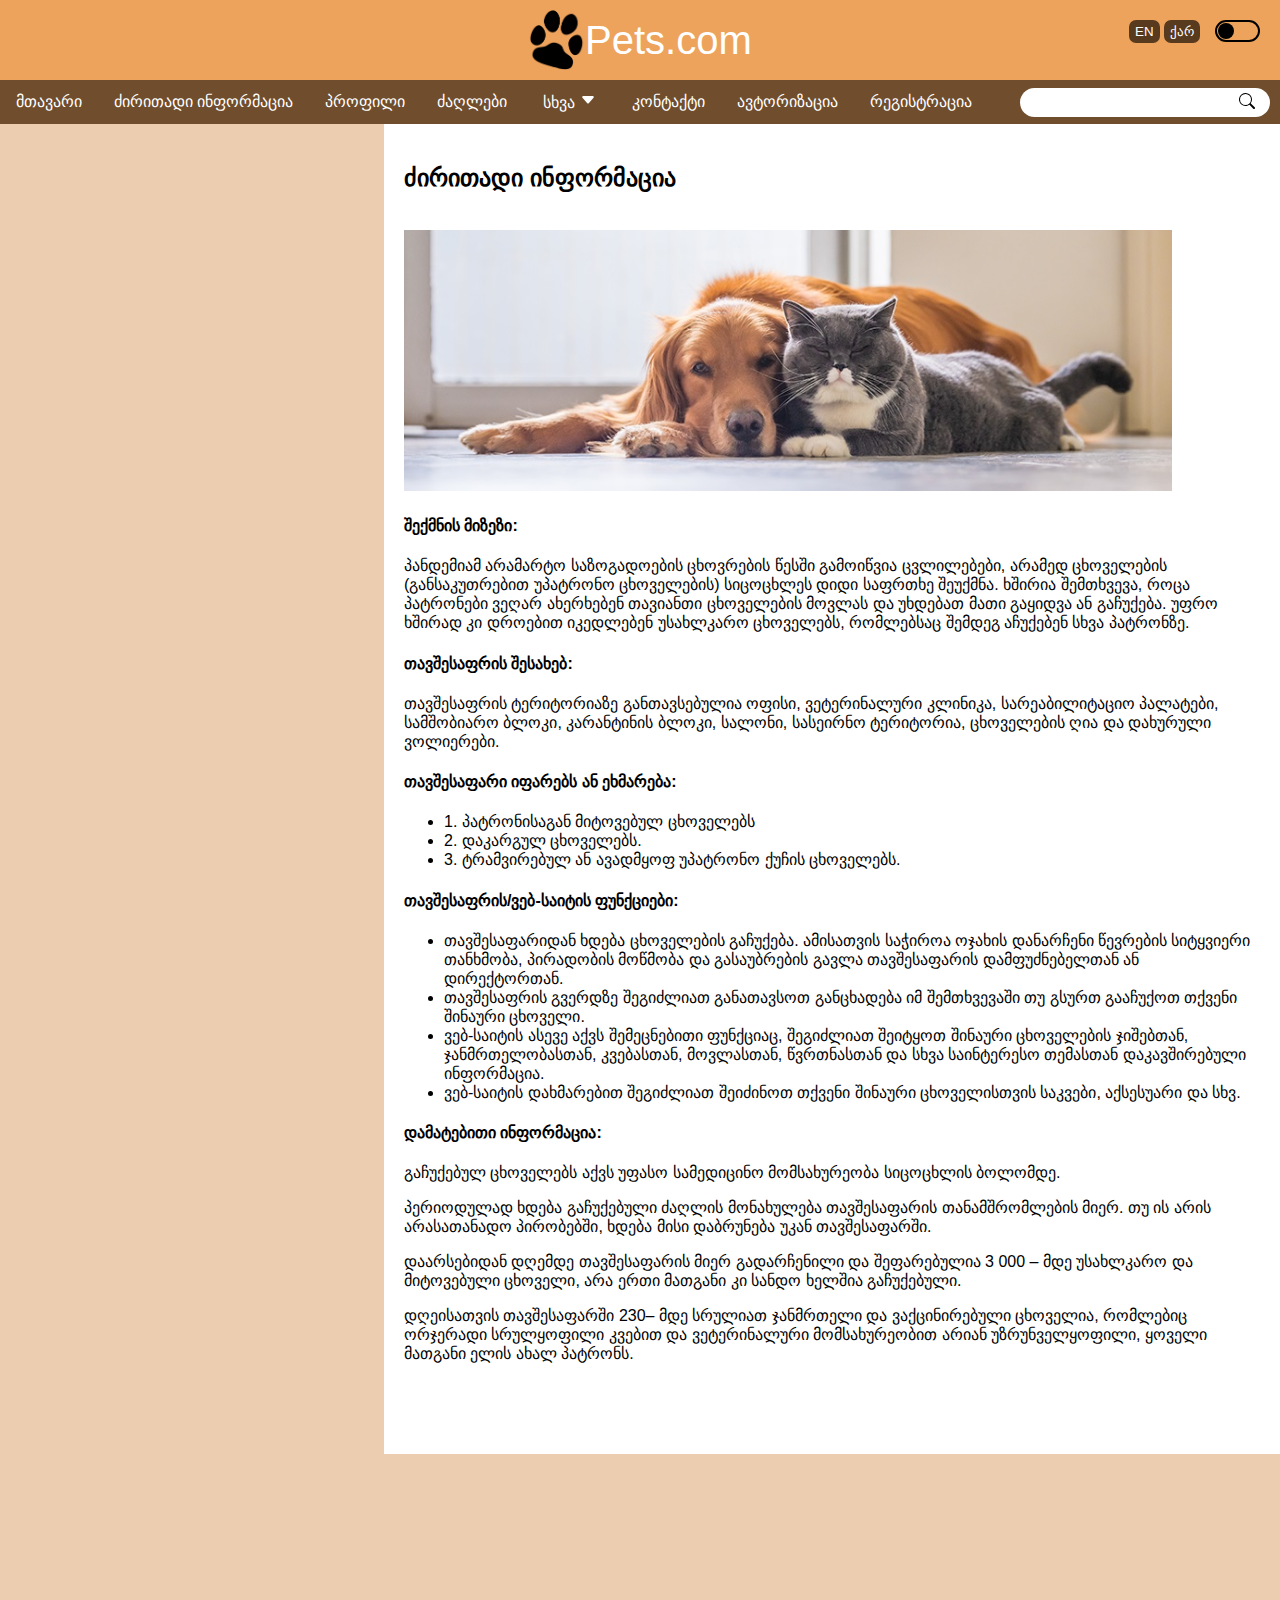
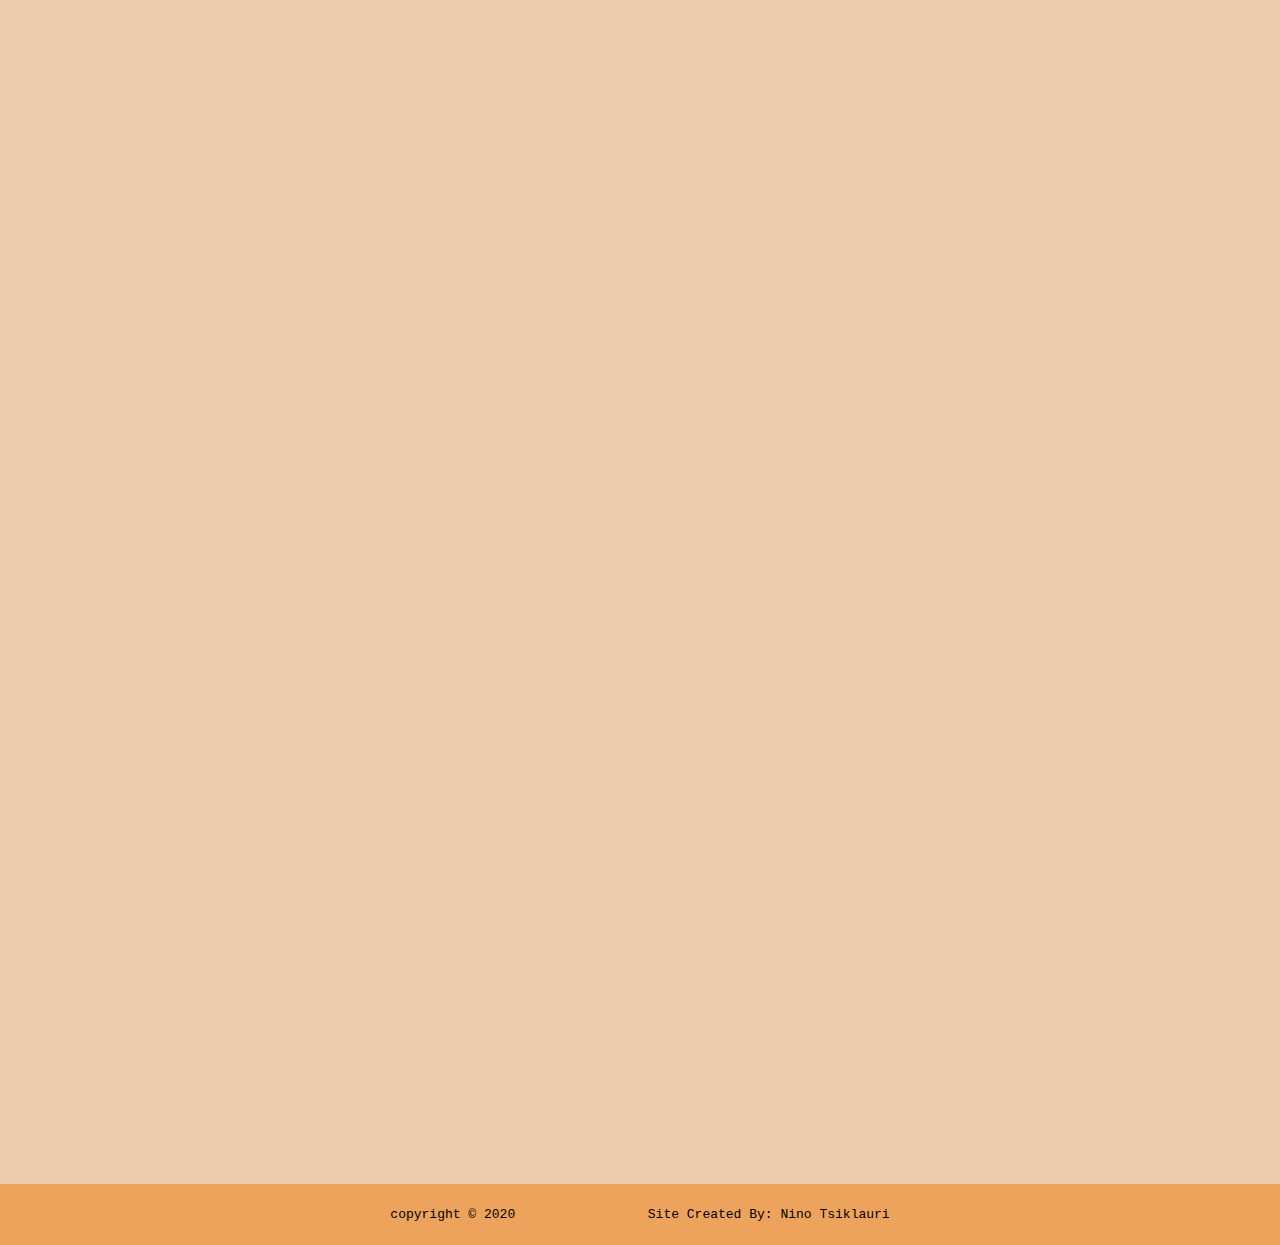
<file: AboutUs.html>
<!DOCTYPE html>
<html lang="en">
<head>
    <meta charset="UTF-8">
    <meta name="viewport" content="width=device-width, initial-scale=1.0">
    <title>Basic Information</title>
    <link rel="stylesheet" href="AboutUs.css">
    <link rel="stylesheet" href="https://cdnjs.cloudflare.com/ajax/libs/font-awesome/5.13.1/css/all.min.css">
    <script src="https://ajax.googleapis.com/ajax/libs/jquery/3.5.1/jquery.min.js"></script>
</head>
<body>
    
    <div class="header">
        <a href="main.html"><img src="photos/paw.png" alt="" class="logo"></a>
        <a href="main.html" class="petscom">Pets.com</a>
        <div class="languages">
            <button class="translate" id="en">EN</button>
            <button class="translate" id="ka">ქარ</button>
        </div> 
    </div>

    <div class="navbar">
        <a href="main.html" class="lang" key="main">მთავარი</a>
        <a href="AboutUs.html" class="lang" key="basic">ძირითადი ინფორმაცია</a>
        <a href="Profile.html" class="lang" key="profile">პროფილი</a>
        <a href="Dogs.html" class="lang" key="dogs">ძაღლები</a>
        <div href="#" class="lang dropedownmenue" key="other">სხვა <svg xmlns="http://www.w3.org/2000/svg" width="16" 
            height="16" fill="currentColor" class="bi bi-caret-down-fill arrow" viewBox="0 0 16 16">
            <path d="M7.247 11.14L2.451 5.658C1.885 5.013 2.345 4 3.204 4h9.592a1 1 0 0 1 .753 1.659l-4.796 5.48a1 1 0 0 1-1.506 0z"/>
          </svg>
            <div class="dropdown-content">
                <a href="#" class="lang" key="cats">კატები</a>
                <a href="#" class="lang" key="birds">ფრინველები</a>
                <a href="#" class="lang" key="fishs">თევზები</a>
                <a href="#" class="lang" key="rep">რეპტილიები</a>
                <a href="#" class="lang" key="rodents">მღრღნელები</a>
            </div>
        </div>
        <a href="Contact.html" class="lang" key="contact">კონტაქტი</a>
        <a href="LogIn.html" class="lang" key="authorization">ავტორიზაცია</a>
        <a href="Registration.html" class="lang" key="registration">რეგისტრაცია</a>
        <input type="text" class="search"><svg xmlns="http://www.w3.org/2000/svg" width="16" height="16" 
        fill="currentColor" class="bi bi-search searchlogo" viewBox="0 0 16 16">
            <path d="M11.742 10.344a6.5 6.5 0 1 0-1.397 1.398h-.001c.03.04.062.078.098.115l3.85 3.85a1 1 0 
            0 0 1.415-1.414l-3.85-3.85a1.007 1.007 0 0 0-.115-.1zM12 6.5a5.5 5.5 0 1 1-11 0 5.5 5.5 0 0 1 11 0z"/>
          </svg>
    </div>
    
    <div class="row">
        <div class="left"></div>
        <div class="midd">
            <h2 class="lang" key="basic">ძირითადი ინფორმაცია</h2>
            <br>
            <img src="photos/contact.jpg" alt="" height="261px">
            <h4 class="lang" key="reason">შექმნის მიზეზი:</h4>
            <p class="lang" key="one">პანდემიამ არამარტო საზოგადოების ცხოვრების წესში გამოიწვია ცვლილებები, არამედ ცხოველების 
                (განსაკუთრებით უპატრონო ცხოველების)  სიცოცხლეს დიდი საფრთხე შეუქმნა. ხშირია შემთხვევა, 
                როცა პატრონები ვეღარ ახერხებენ თავიანთი ცხოველების მოვლას და უხდებათ მათი გაყიდვა ან გაჩუქება. 
                უფრო ხშირად კი დროებით იკედლებენ უსახლკარო ცხოველებს, რომლებსაც შემდეგ აჩუქებენ სხვა პატრონზე.</p>
            <h4 class="lang" key="about">თავშესაფრის შესახებ:</h4>
            <p class="lang" key="two">თავშესაფრის ტერიტორიაზე განთავსებულია ოფისი, ვეტერინალური კლინიკა, სარეაბილიტაციო პალატები,  
                სამშობიარო ბლოკი, კარანტინის ბლოკი, სალონი, სასეირნო ტერიტორია, ცხოველების ღია და დახურული 
                ვოლიერები.</p>    
            <h4 class="lang" key="helps">თავშესაფარი იფარებს ან ეხმარება:</h4>
            <ul>
                <li class="lang" key="three">1. პატრონისაგან მიტოვებულ ცხოველებს</li>
                <li class="lang" key="four">2. დაკარგულ ცხოველებს.</li>
                <li class="lang" key="five">3. ტრამვირებულ ან ავადმყოფ უპატრონო ქუჩის ცხოველებს.</li>
            </ul>
            <h4 class="lang" key="features">თავშესაფრის/ვებ-საიტის ფუნქციები:</h4>
                <ul>
                    <li class="lang" key="six">თავშესაფარიდან ხდება ცხოველების გაჩუქება. ამისათვის საჭიროა ოჯახის დანარჩენი  წევრების სიტყვიერი 
                        თანხმობა, პირადობის მოწმობა და გასაუბრების გავლა თავშესაფარის დამფუძნებელთან ან დირექტორთან.</li>
                    <li class="lang" key="seven">თავშესაფრის გვერდზე შეგიძლიათ განათავსოთ განცხადება იმ შემთხვევაში თუ გსურთ გააჩუქოთ თქვენი შინაური ცხოველი.</li>
                    <li class="lang" key="eight">ვებ-საიტის ასევე აქვს შემეცნებითი ფუნქციაც, შეგიძლიათ შეიტყოთ შინაური ცხოველების ჯიშებთან, ჯანმრთელობასთან, 
                        კვებასთან, მოვლასთან, წვრთნასთან და სხვა საინტერესო თემასთან დაკავშირებული ინფორმაცია.</li>
                    <li class="lang" key="nine">ვებ-საიტის დახმარებით შეგიძლიათ შეიძინოთ თქვენი შინაური ცხოველისთვის საკვები, აქსესუარი და სხვ.</li>
                </ul>
            <h4 class="lang" key="additional">დამატებითი ინფორმაცია:</h4>
            <p class="lang" key="lastone">გაჩუქებულ ცხოველებს აქვს უფასო სამედიცინო მომსახურეობა სიცოცხლის ბოლომდე.</p>
            <p class="lang" key="lasttwo">პერიოდულად ხდება გაჩუქებული ძაღლის მონახულება თავშესაფარის თანამშრომლების მიერ. თუ ის არის 
                არასათანადო პირობებში, ხდება მისი დაბრუნება უკან თავშესაფარში.</p>
            <p class="lang" key="lastthree">დაარსებიდან დღემდე თავშესაფარის  მიერ გადარჩენილი და შეფარებულია 3 000 – მდე უსახლკარო და 
                მიტოვებული ცხოველი, არა ერთი მათგანი კი სანდო ხელშია გაჩუქებული.</p>
            <p class="lang" key="lastfour">დღეისათვის თავშესაფარში 230– მდე სრულიათ ჯანმრთელი და ვაქცინირებული ცხოველია, 
                რომლებიც ორჯერადი სრულყოფილი კვებით და ვეტერინალური მომსახურეობით არიან უზრუნველყოფილი,
                ყოველი მათგანი ელის ახალ პატრონს.</p>
        </div>
        <div class="right"></div>
    </div>
    
    <label for="dark-mode">
        <button class="drk"></button>
    </label>

    <div class="footer">
        <pre>copyright © 2020                 Site Created By: Nino Tsiklauri</pre>
    </div>
    
    <script src="AboutUs.js"></script>
</body>
</html>
</file>
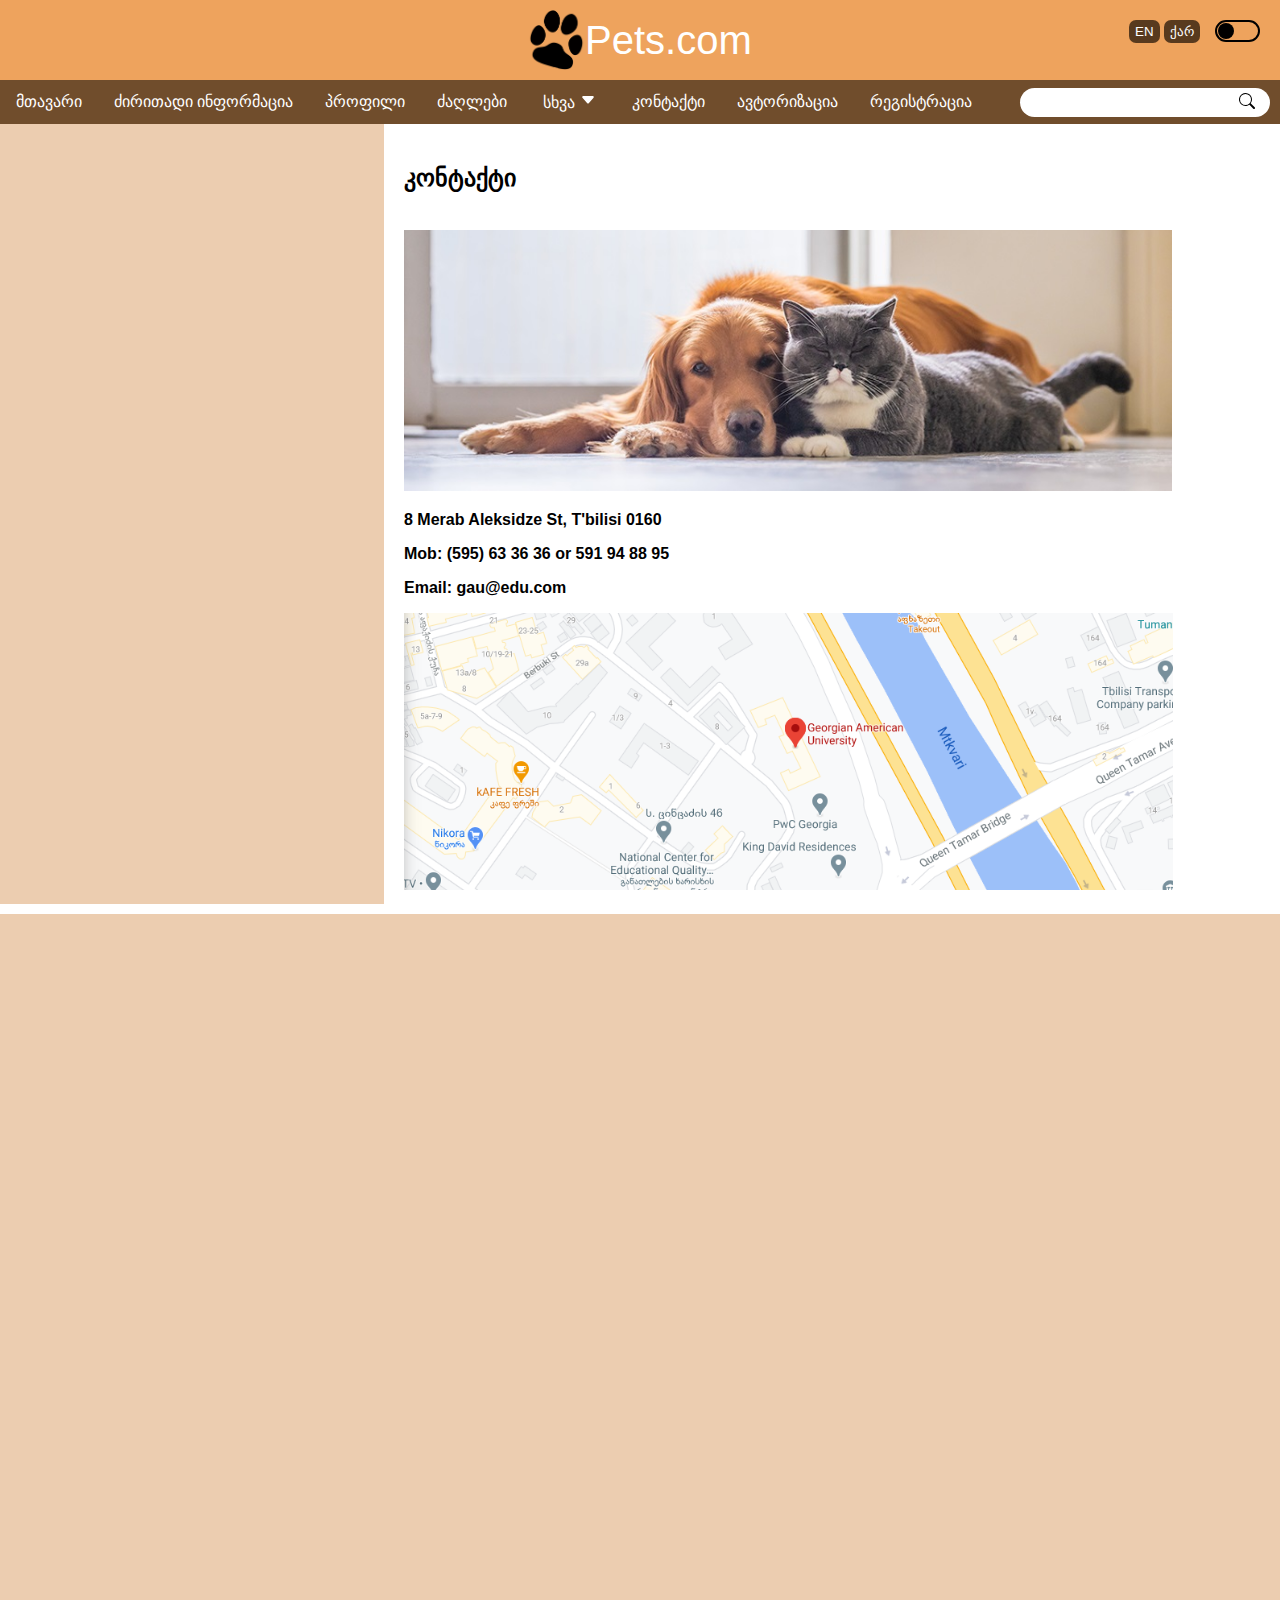
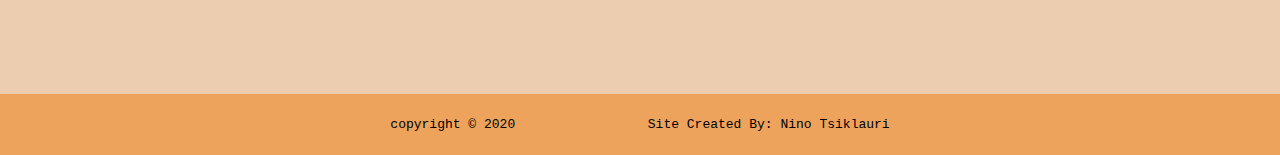
<file: Contact.html>
<!DOCTYPE html>
<html lang="en">
<head>
    <meta charset="UTF-8">
    <meta name="viewport" content="width=device-width, initial-scale=1.0">
    <title>Contact</title>
    <link rel="stylesheet" href="Contact.css">
    <link rel="stylesheet" href="https://cdnjs.cloudflare.com/ajax/libs/font-awesome/5.13.1/css/all.min.css">
    <script src="https://ajax.googleapis.com/ajax/libs/jquery/3.5.1/jquery.min.js"></script>
</head>
<body>
    
    <div class="header">
        <a href="main.html"><img src="photos/paw.png" alt="" class="logo"></a>
        <a href="main.html" class="petscom">Pets.com</a>
        <div class="languages">
            <button class="translate" id="en">EN</button>
            <button class="translate" id="ka">ქარ</button>
        </div> 
    </div>

    <div class="navbar">
        <a href="main.html" class="lang" key="main">მთავარი</a>
        <a href="AboutUs.html" class="lang" key="basic">ძირითადი ინფორმაცია</a>
        <a href="Profile.html" class="lang" key="profile">პროფილი</a>
        <a href="Dogs.html" class="lang" key="dogs">ძაღლები</a>
        <div href="#" class="lang dropedownmenue" key="other">სხვა <svg xmlns="http://www.w3.org/2000/svg" width="16" 
            height="16" fill="currentColor" class="bi bi-caret-down-fill arrow" viewBox="0 0 16 16">
            <path d="M7.247 11.14L2.451 5.658C1.885 5.013 2.345 4 3.204 4h9.592a1 1 0 0 1 .753 1.659l-4.796 5.48a1 1 0 0 1-1.506 0z"/>
          </svg>
            <div class="dropdown-content">
                <a href="#" class="lang" key="cats">კატები</a>
                <a href="#" class="lang" key="birds">ფრინველები</a>
                <a href="#" class="lang" key="fishs">თევზები</a>
                <a href="#" class="lang" key="rep">რეპტილიები</a>
                <a href="#" class="lang" key="rodents">მღრღნელები</a>
            </div>
        </div>
        <a href="Contact.html" class="lang" key="contact">კონტაქტი</a>
        <a href="LogIn.html" class="lang" key="authorization">ავტორიზაცია</a>
        <a href="Registration.html" class="lang" key="registration">რეგისტრაცია</a>
        <input type="text" class="search"><svg xmlns="http://www.w3.org/2000/svg" width="16" height="16" 
        fill="currentColor" class="bi bi-search searchlogo" viewBox="0 0 16 16">
            <path d="M11.742 10.344a6.5 6.5 0 1 0-1.397 1.398h-.001c.03.04.062.078.098.115l3.85 3.85a1 1 0 
            0 0 1.415-1.414l-3.85-3.85a1.007 1.007 0 0 0-.115-.1zM12 6.5a5.5 5.5 0 1 1-11 0 5.5 5.5 0 0 1 11 0z"/>
          </svg>
    </div>
    
    <div class="row">
        <div class="left"></div>
        <div class="midd">
            <h2 class="lang" key="contact">კონტაქტი</h2>
            <br>
            <img src="photos/contact.jpg" alt="" height="261px">
            <p><b>8 Merab Aleksidze St, T'bilisi 0160</b></p>
            <p><b>Mob: (595) 63 36 36   or   591 94 88 95</b></p>
            <p><b>Email: gau@edu.com</b></p>
            <img src="photos/contact2.jpg" alt="" height="277px">
        </div>
        <div class="right"></div>
    </div>
    
    <label for="dark-mode">
        <button class="drk"></button>
    </label>

    <div class="footer">
        <pre>copyright © 2020                 Site Created By: Nino Tsiklauri</pre>
    </div>
    
    <script src="Contact.js"></script>
</body>
</html>
</file>
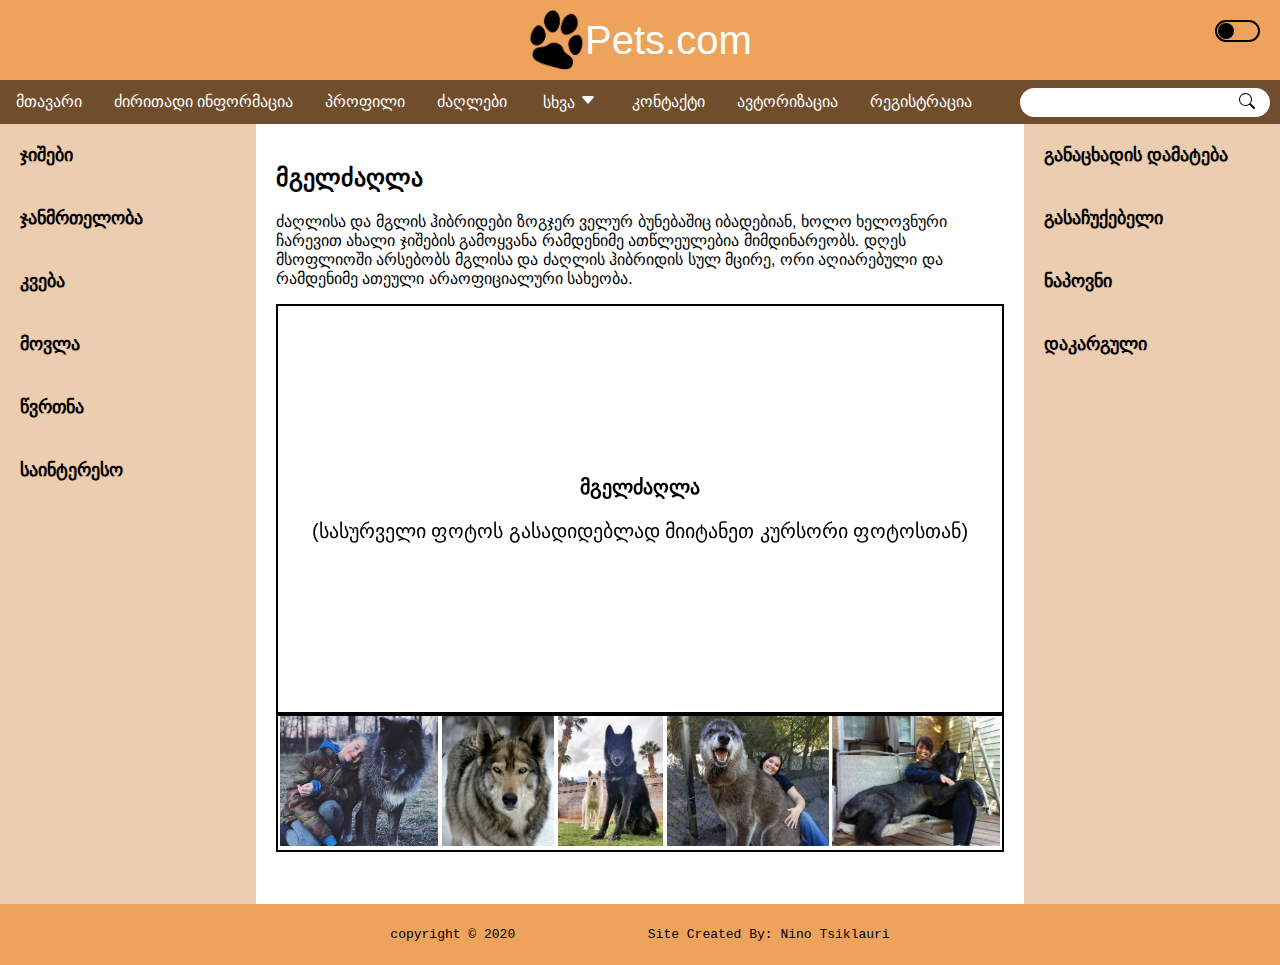
<file: Dogs.html>
<!DOCTYPE html>
<html lang="en">
<head>
    <meta charset="UTF-8">
    <meta name="viewport" content="width=device-width, initial-scale=1.0">
    <title>Dogs</title>
    <link rel="stylesheet" href="Dogs.css">
    <link rel="stylesheet" href="https://cdnjs.cloudflare.com/ajax/libs/font-awesome/5.13.1/css/all.min.css">
    <script src="https://ajax.googleapis.com/ajax/libs/jquery/3.5.1/jquery.min.js"></script>
</head>
<body>
    
    <div class="header">
        <a href="main.html"><img src="photos/paw.png" alt="" class="logo"></a>
        <a href="main.html" class="petscom">Pets.com</a>
    </div>

    <div class="navbar">
        <a href="main.html">მთავარი</a>
        <a href="AboutUs.html">ძირითადი ინფორმაცია</a>
        <a href="Profile.html">პროფილი</a>
        <a href="Dogs.html">ძაღლები</a>
        <div href="#" class="dropedownmenue">სხვა <svg xmlns="http://www.w3.org/2000/svg" width="16" 
            height="16" fill="currentColor" class="bi bi-caret-down-fill arrow" viewBox="0 0 16 16">
            <path d="M7.247 11.14L2.451 5.658C1.885 5.013 2.345 4 3.204 4h9.592a1 1 0 0 1 .753 1.659l-4.796 5.48a1 1 0 0 1-1.506 0z"/>
          </svg>
            <div class="dropdown-content">
                <a href="#">კატები</a>
                <a href="#">ფრინველები</a>
                <a href="#">თევზები</a>
                <a href="#">რეპტილიები</a>
                <a href="#">მღრღნელები</a>
            </div>
        </div>
        <a href="Contact.html">კონტაქტი</a>
        <a href="LogIn.html">ავტორიზაცია</a>
        <a href="Registration.html">რეგისტრაცია</a>
        <input type="text" class="search"><svg xmlns="http://www.w3.org/2000/svg" width="16" height="16" 
        fill="currentColor" class="bi bi-search searchlogo" viewBox="0 0 16 16">
            <path d="M11.742 10.344a6.5 6.5 0 1 0-1.397 1.398h-.001c.03.04.062.078.098.115l3.85 3.85a1 1 0 
            0 0 1.415-1.414l-3.85-3.85a1.007 1.007 0 0 0-.115-.1zM12 6.5a5.5 5.5 0 1 1-11 0 5.5 5.5 0 0 1 11 0z"/>
          </svg>
    </div>
    
    <div class="row">
        <div class="left">
            <a href="#"><div class="leftmenue"><b>ჯიშები</b></div></a><br>
            <a href="#"><div class="leftmenue"><b>ჯანმრთელობა</b></div></a><br>
            <a href="#"><div class="leftmenue"><b>კვება</b></div></a><br>
            <a href="#"><div class="leftmenue"><b>მოვლა</b></div></a><br>
            <a href="#"><div class="leftmenue"><b>წვრთნა</b></div></a><br>
            <a href="#"><div class="leftmenue"><b>საინტერესო</b></div></a><br>
        </div>
        <div class="midd">
            <h2>მგელძაღლა</h2>
            <p>ძაღლისა და მგლის ჰიბრიდები ზოგჯერ ველურ ბუნებაშიც იბადებიან, ხოლო ხელოვნური ჩარევით ახალი 
                ჯიშების გამოყვანა რამდენიმე ათწლეულებია მიმდინარეობს. დღეს მსოფლიოში არსებობს მგლისა და 
                ძაღლის ჰიბრიდის სულ მცირე, ორი აღიარებული და რამდენიმე ათეული არაოფიციალური სახეობა. </p>
            <div class="slide1">
                <div class="slider">
                    <img src="photos/wolfdog1.jpg" alt="" class="photo">
                    <img src="photos/wolfdog2.jpg" alt="" class="photo">
                    <img src="photos/wolfdog3.jpg" alt="" class="photo">
                    <img src="photos/wolfdog4.jpg" alt="" class="photo">
                    <img src="photos/wolfdog5.jpg" alt="" class="photo">
                    <div id="wolfdog" style="position: absolute; font-size: 20px; text-align: center;">
                        <p><b>მგელძაღლა</b></p>
                        <p>(სასურველი ფოტოს გასადიდებლად მიიტანეთ კურსორი ფოტოსთან)</p>
                    </div>
                </div>
                <div class="photocontainer">
                    <div>
                        <img src="photos/wolfdog1.jpg" alt="" height="130px" onmouseover="currentPhoto(1)">
                    </div>
                    <div>
                        <img src="photos/wolfdog2.jpg" alt="" height="130px" onmouseover="currentPhoto(2)">
                    </div>
                    <div>
                        <img src="photos/wolfdog3.jpg" alt="" height="130px" onmouseover="currentPhoto(3)">
                    </div>
                    <div>
                        <img src="photos/wolfdog4.jpg" alt="" height="130px" onmouseover="currentPhoto(4)">
                    </div>
                    <div>
                        <img src="photos/wolfdog5.jpg" alt="" height="130px" onmouseover="currentPhoto(5)">
                    </div>
                </div>
            </div>
        </div>
        <div class="right">
            <a href="#"><div class="leftmenue"><b>განაცხადის დამატება</b></div></a><br>
            <a href="#"><div class="leftmenue"><b>გასაჩუქებელი</b></div></a><br>
            <a href="#"><div class="leftmenue"><b>ნაპოვნი</b></div></a><br>
            <a href="#"><div class="leftmenue"><b>დაკარგული</b></div></a><br>
        </div>
    </div>
    
    <label for="dark-mode">
        <button class="drk"></button>
    </label>

    <div class="footer">
        <pre>copyright © 2020                 Site Created By: Nino Tsiklauri</pre>
    </div>
    
    <script src="Dogs.js"></script>
</body>
</html>
</file>
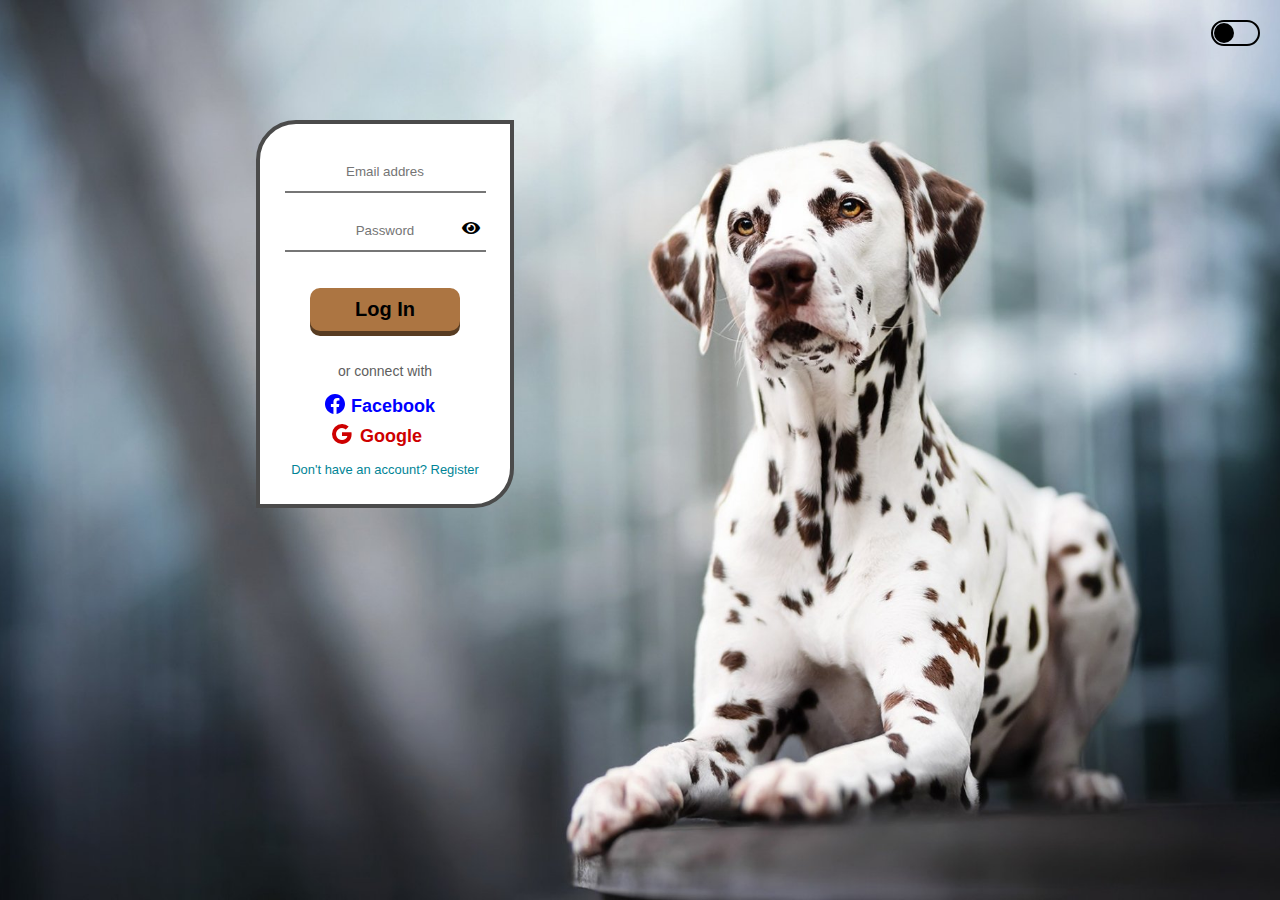
<file: LogIn.html>
<!DOCTYPE html>
<html lang="en">
<head>
    <meta charset="UTF-8">
    <meta name="viewport" content="width=device-width, initial-scale=1.0">
    <title>LogIn</title>
    <link rel="stylesheet" href="LogIn.css">
    <link rel="stylesheet" href="https://cdnjs.cloudflare.com/ajax/libs/font-awesome/5.13.1/css/all.min.css">
</head>
<body>
    <div class="loginbgdark"></div>
    <div class="loginbg"></div>
    <div class="login">
        <form>
        <br>
        <input type="text" id="email" size="20" placeholder="Email addres" required><br><br>
        <input type="password" id="password" size="20" placeholder="Password" required><br><br><br>
        <span class="eye">
            <i class="fa fa-eye" aria-hidden="true" onclick="eye();"></i>
        </span>
        <button class="log">Log In</button><br><br>
        </form>
        <p class="or">or connect with</p><br><br>
        <div class="soc">
            <div class="fbicon"><svg xmlns="http://www.w3.org/2000/svg" width="20" height="20" color="blue" fill="currentColor" class="bi bi-facebook" viewBox="0 0 16 16">
                <path d="M16 8.049c0-4.446-3.582-8.05-8-8.05C3.58 0-.002 3.603-.002 8.05c0 4.017 2.926 7.347 6.75 7.951v-5.625h-2.03V8.05H6.75V6.275c0-2.017 
                1.195-3.131 3.022-3.131.876 0 1.791.157 1.791.157v1.98h-1.009c-.993 0-1.303.621-1.303 1.258v1.51h2.218l-.354 2.326H9.25V16c3.824-.604 6.75-3.934 6.75-7.951z"/></svg>
                <a href="https://www.facebook.com/" class="fb">Facebook</a></div><br>
            <div class="googleicon"><svg xmlns="http://www.w3.org/2000/svg" width="20" height="20" color="rgb(206, 0, 0)" fill="currentColor" class="bi bi-google" viewBox="0 0 16 16">
                <path d="M15.545 6.558a9.42 9.42 0 0 1 .139 1.626c0 2.434-.87 4.492-2.384 5.885h.002C11.978 15.292 10.158 16 8 16A8 8 0 1 1 8 0a7.689 7.689 0 0 1 5.352 
                2.082l-2.284 2.284A4.347 4.347 0 0 0 8 3.166c-2.087 0-3.86 1.408-4.492 3.304a4.792 4.792 0 0 0 0 3.063h.003c.635 1.893 2.405 3.301 4.492 3.301 1.078 0 2.004-.276 
                2.722-.764h-.003a3.702 3.702 0 0 0 1.599-2.431H8v-3.08h7.545z"/></svg><a href="https://www.google.com" class="g">Google</a></div>
        </div><br>
        <p class="register"><a href="Registration.html" class="register">Don't have an account? Register</a></p>
    </div>
    
    
    <div class="darkdiv"></div>

    <div class="bg-image"></div>

    <label for="dark-mode">
        <button class="drk"></button>
    </label>
    
    <script src="LogIn.js"></script>
</body>
</html>
</file>
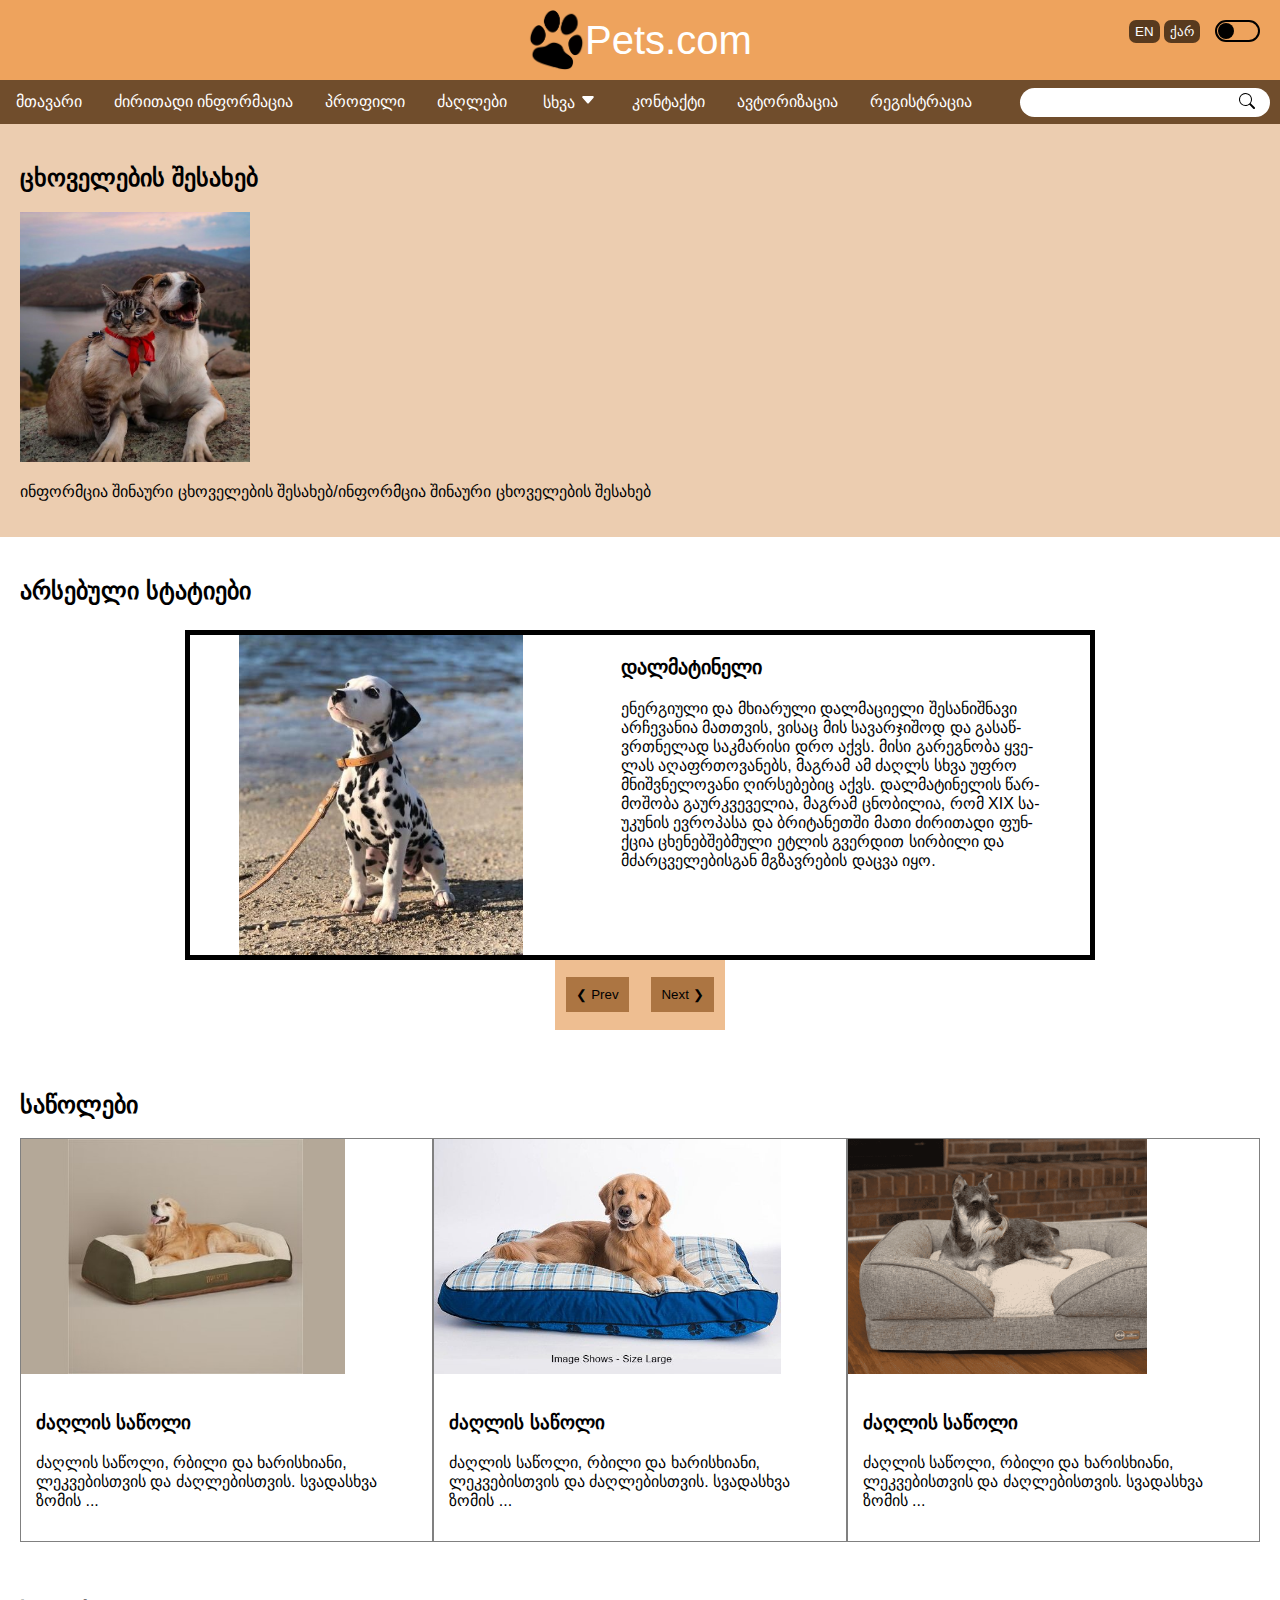
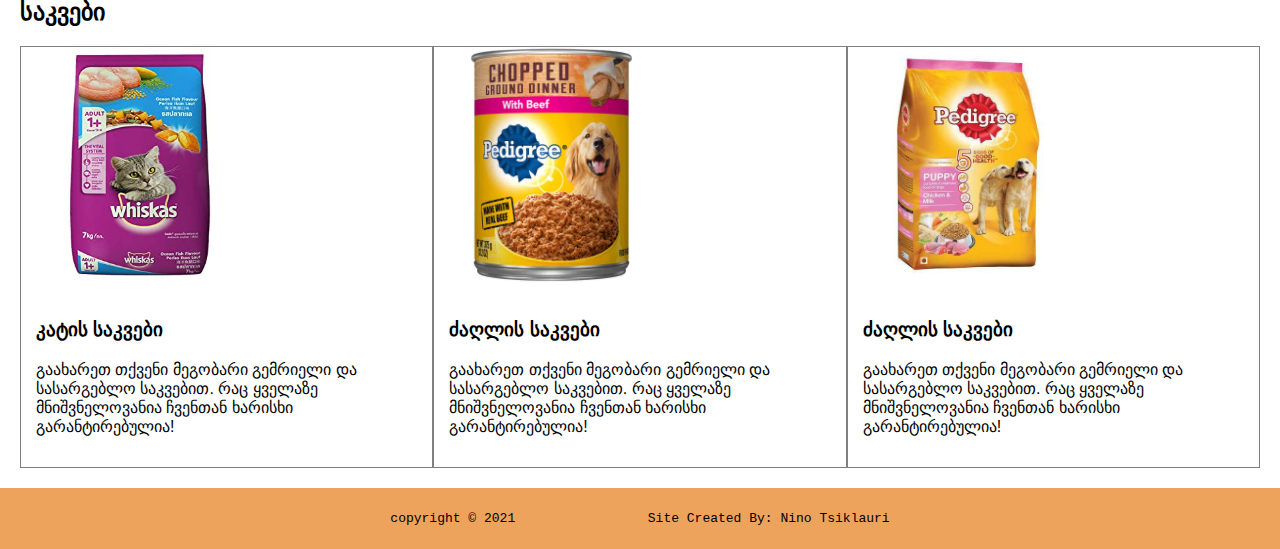
<file: Main.html>
<!DOCTYPE html>
<html lang="en">
<head>
    <meta charset="UTF-8">
    <meta name="viewport" content="width=device-width, initial-scale=1.0">
    <title>Main</title>
    <link rel="stylesheet" href="Main.css">
    <link rel="stylesheet" href="https://cdnjs.cloudflare.com/ajax/libs/font-awesome/5.13.1/css/all.min.css">
    <script src="https://ajax.googleapis.com/ajax/libs/jquery/3.5.1/jquery.min.js"></script>
</head>
<body>
    
    <div class="header">
        <a href="main.html"><img src="photos/paw.png" alt="" class="logo"></a>
        <a href="main.html" class="petscom">Pets.com</a>
        <div class="languages">
            <button class="translate" id="en">EN</button>
            <button class="translate" id="ka">ქარ</button>
        </div> 
    </div>

    <div class="navbar">
        <a href="main.html" class="lang" key="main">მთავარი</a>
        <a href="AboutUs.html" class="lang" key="basic">ძირითადი ინფორმაცია</a>
        <a href="Profile.html" class="lang" key="profile">პროფილი</a>
        <a href="Dogs.html" class="lang" key="dogs">ძაღლები</a>
        <div href="#" class="lang dropedownmenue" key="other">სხვა <svg xmlns="http://www.w3.org/2000/svg" width="16" height="16" fill="currentColor" class="bi bi-caret-down-fill arrow" viewBox="0 0 16 16">
            <path d="M7.247 11.14L2.451 5.658C1.885 5.013 2.345 4 3.204 4h9.592a1 1 0 0 1 .753 1.659l-4.796 5.48a1 1 0 0 1-1.506 0z"/>
          </svg>
            <div class="dropdown-content">
                <a href="#" class="lang" key="cats">კატები</a>
                <a href="#" class="lang" key="birds">ფრინველები</a>
                <a href="#" class="lang" key="fishs">თევზები</a>
                <a href="#" class="lang" key="rep">რეპტილიები</a>
                <a href="#" class="lang" key="rodents">მღრღნელები</a>
            </div>
        </div>
        <a href="Contact.html" class="lang" key="contact">კონტაქტი</a>
        <a href="LogIn.html" class="lang" key="authorization">ავტორიზაცია</a>
        <a href="Registration.html" class="lang" key="registration">რეგისტრაცია</a>
        <input type="text" class="search"><svg xmlns="http://www.w3.org/2000/svg" width="16" height="16" fill="currentColor" class="bi bi-search searchlogo" viewBox="0 0 16 16">
            <path d="M11.742 10.344a6.5 6.5 0 1 0-1.397 1.398h-.001c.03.04.062.078.098.115l3.85 3.85a1 1 0 0 0 1.415-1.414l-3.85-3.85a1.007 1.007 0 0 0-.115-.1zM12 6.5a5.5 5.5 0 1 1-11 0 5.5 5.5 0 0 1 11 0z"/>
          </svg>
    </div>
    
    <div class="row">
        <div class="left">
            <h2 class="lang" key="aboutanimals">ცხოველების შესახებ</h2>
            <img src="photos/pets.jpg" alt="" style="height:250px;">
            <p class="lang" key="info">ინფორმცია შინაური ცხოველების შესახებ/ინფორმცია შინაური ცხოველების შესახებ</p>
        </div>
        <div class="right">
            <h2 class="lang" key="existingarticles">არსებული სტატიები</h2>
            <div class="slide1">
                <!-- //--------------------------1--------------------------- -->
                <div class="slider1">
                    <div class="slidephotos">
                        <img src="photos/slide11.jpg" alt="dog" style="height:320px;">
                        <div class="slidetext"><b><p style="font-size: 20px;" class="lang" key="dalmatian">დალმატინელი</p></b>
                            <p class="lang" key="infodalmatian">ენერ­გი­უ­ლი და მხი­ა­რუ­ლი დალ­მა­ცი­ე­ლი შე­სა­ნიშ­ნა­ვი არ­ჩე­ვა­ნია მათ­თვის, 
                                ვი­საც მის სა­ვარ­ჯი­შოდ და გა­საწ­ვრთნე­ლად საკ­მა­რი­სი დრო აქვს. მი­სი გა­რეგ­ნო­ბა ყვე­ლას აღაფ­რთო­ვა­ნებს, 
                                მაგ­რამ ამ ძაღლს სხვა უფ­რო მნიშ­ვნე­ლო­ვა­ნი ღირ­სე­ბე­ბიც აქვს. დალ­მა­ტი­ნე­ლის წარ­მო­შო­ბა გა­ურ­კვე­ვე­ლი­ა, 
                                მაგ­რამ ცნო­ბი­ლი­ა, რომ XIX სა­უ­კუ­ნის ევ­რო­პა­სა და ბრი­ტა­ნეთ­ში მა­თი ძი­რი­თა­დი ფუნ­ქცია ცხე­ნებ­შებ­მუ­ლი 
                                ეტ­ლის გვერ­დით სირ­ბი­ლი და მძარ­ცვე­ლე­ბის­გან მგზავ­რე­ბის დაც­ვა იყო.</p>
                        </div>
                    </div>
                </div>
                <!-- //--------------------------2--------------------------- -->
                <div class="slider1">
                    <div class="slidephotos">
                        <img src="photos/slide12.jpg" alt="dog" style="height:320px;">
                        <div class="slidetext"><b><p style="font-size: 20px;" class="lang" key="cat">სავანის კატა</p></b>
                            <p class="lang" key="infocat">სავანა (ინგლ. Savannah cat) - შინაური კატების ჯიში, რომელიც დაიბადა გარეული 
                                აფრიკის სერვალი და შინაური კატების გადაკვეთის შედეგად. დიდი ზომა, ველური გარეგნობა, 
                                ელეგანტურობა, სწორედ ეს განასხვავებს ამ ჯიშს. მაგრამ, სავანები ძალიან ძვირია, 
                                იშვიათია და ხარისხიანი კატის ყიდვა არც ისე ადვილი საქმეა.</p>
                        </div>
                    </div>
                </div>
                <!-- //--------------------------3--------------------------- -->
                <div class="slider1">
                    <div class="slidephotos">
                        <img src="photos/slide13.jpg" alt="dog" style="height:320px;">
                        <div class="slidetext"><b><p style="font-size: 20px;" class="lang" key="pit">პიტბული</p></b>
                            <p class="lang" key="infopit">ამერიკულ პიტ ბულ ტერიერს შემოკლებით ხშირად მოიხსენიებენ როგორც პიტ ბულ ტერიერს, 
                                პიტ ბულს ან პიტს. ძაღლის ეს ჯიში საჩხუბრად გამოიყვანეს და დღემდე საშიში ძაღლის 
                                რეპუტაციას ინარჩუნებს. მრავალ ქვეყანაში აკრძალვებია დაწესებული პიტის ყოლასთან დაკავშირებით. 
                                რა თქმა უნდა, პიტ ბულს აქვს პოტენციალი იყოს ძალიან საშიში, თუმცა ყველაფერი მის აღზრდაზეა დამოკიდებული.</p>
                        </div>
                    </div>
                </div>
                <div class="buttons">
                    <button class="slide1button" onclick="plusDivs(-1)">❮ Prev</button>
                    <button class="slide1button" onclick="plusDivs(-1)">Next ❯</button>
                </div>
            </div>
            <br><br>
            <h2>საწოლები</h2>
            <div class="card-group">
                <div class="card">
                  <img src="photos/bed1.jpg" class="card-img-top" alt="...">
                  <div class="card-body">
                    <h3 class="lang" key="bed">ძაღლის საწოლი</h3>
                    <p class="lang" key="bedinfo">ძაღლის საწოლი, რბილი და ხარისხიანი, ლეკვებისთვის და ძაღლებისთვის. სვადასხვა ზომის ...</p>
                  </div>
                </div>
                <div class="card">
                  <img src="photos/bed2.jpg" class="card-img-top" alt="...">
                  <div class="card-body">
                    <h3 class="lang" key="bed">ძაღლის საწოლი</h3>
                    <p class="lang" key="bedinfo">ძაღლის საწოლი, რბილი და ხარისხიანი, ლეკვებისთვის და ძაღლებისთვის. სვადასხვა ზომის ...</p>
                  </div>
                </div>
                <div class="card">
                  <img src="photos/bed3.png" class="card-img-top" alt="...">
                  <div class="card-body">
                    <h3 class="lang" key="bed">ძაღლის საწოლი</h3>
                    <p class="lang" key="bedinfo">ძაღლის საწოლი, რბილი და ხარისხიანი, ლეკვებისთვის და ძაღლებისთვის. სვადასხვა ზომის ...</p>
                  </div>
                </div>
            </div>
            <br><br>
            <h2 class="lang" key="food">საკვები</h2>
            <div class="card-group">
                <div class="card">
                  <img src="photos/sakvebi1.jpg" class="card-img-top" alt="...">
                  <div class="card-body">
                    <h3 class="lang" key="food">კატის საკვები</h3>
                    <p class="lang" key="foodforanimals">გაახარეთ თქვენი მეგობარი გემრიელი და სასარგებლო საკვებით. რაც ყველაზე მნიშვნელოვანია ჩვენთან ხარისხი გარანტირებულია!</p>
                  </div>
                </div>
                <div class="card">
                  <img src="photos/sakvebi2.jpg" class="card-img-top" alt="...">
                  <div class="card-body">
                    <h3 class="lang" key="food">ძაღლის საკვები</h3>
                    <p class="lang" key="foodforanimals">გაახარეთ თქვენი მეგობარი გემრიელი და სასარგებლო საკვებით. რაც ყველაზე მნიშვნელოვანია ჩვენთან ხარისხი გარანტირებულია!</p>
                  </div>
                </div>
                <div class="card">
                  <img src="photos/sakvebi3.jpg" class="card-img-top" alt="...">
                  <div class="card-body">
                    <h3 class="lang" key="food">ძაღლის საკვები</h3>
                    <p class="lang" key="foodforanimals">გაახარეთ თქვენი მეგობარი გემრიელი და სასარგებლო საკვებით. რაც ყველაზე მნიშვნელოვანია ჩვენთან ხარისხი გარანტირებულია!</p>
                  </div>
                </div>
            </div>
        </div>
    </div>
    
    <label for="dark-mode">
        <button class="drk"></button>
    </label>

    <div class="footer">
        <pre>copyright © 2021                 Site Created By: Nino Tsiklauri</pre>
    </div>
    
    <script src="Main.js"></script>
</body>
</html>
</file>
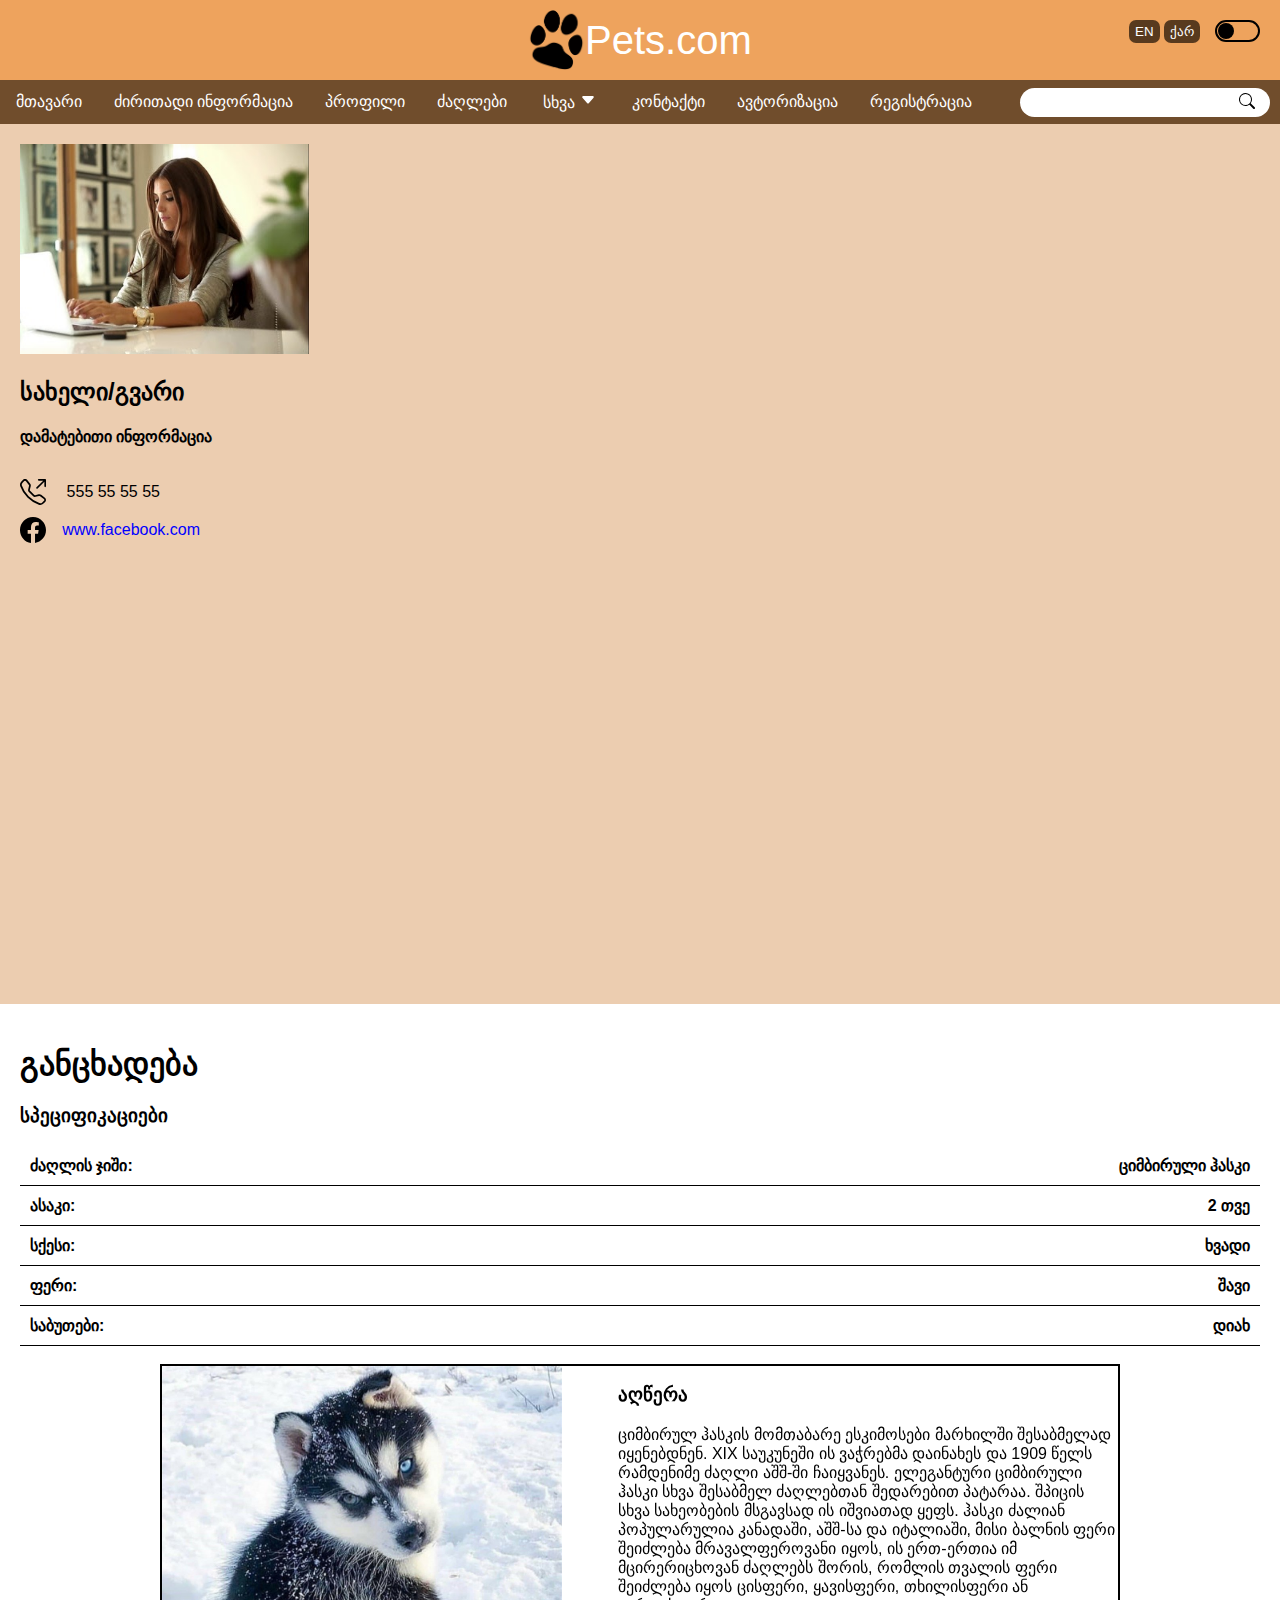
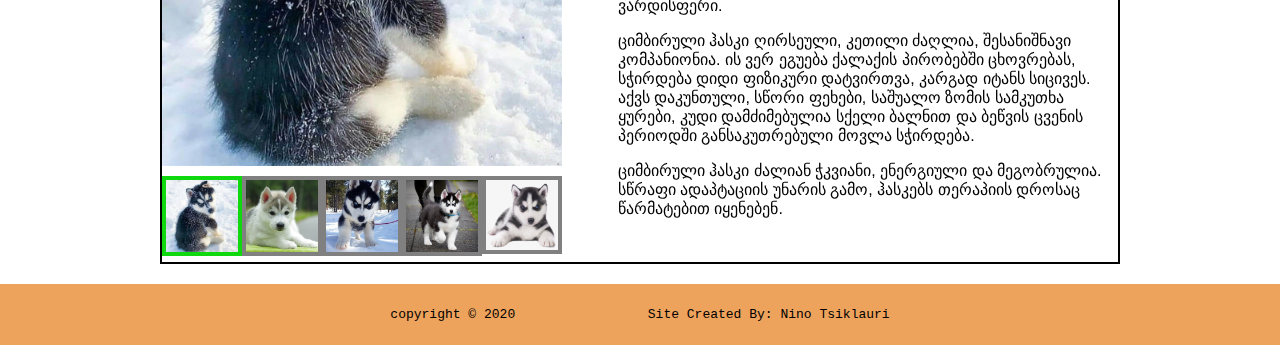
<file: Profile.html>
<!DOCTYPE html>
<html lang="en">
<head>
    <meta charset="UTF-8">
    <meta name="viewport" content="width=device-width, initial-scale=1.0">
    <title>Contact</title>
    <link rel="stylesheet" href="Profile.css">
    <link rel="stylesheet" href="https://cdnjs.cloudflare.com/ajax/libs/font-awesome/5.13.1/css/all.min.css">
    <script src="https://ajax.googleapis.com/ajax/libs/jquery/3.5.1/jquery.min.js"></script>
</head>
<body>
    
    <div class="header">
        <a href="main.html"><img src="photos/paw.png" alt="" class="logo"></a>
        <a href="main.html" class="petscom">Pets.com</a>
        <div class="languages">
            <button class="translate" id="en">EN</button>
            <button class="translate" id="ka">ქარ</button>
        </div> 
    </div>

    <div class="navbar">
        <a href="main.html" class="lang" key="main">მთავარი</a>
        <a href="AboutUs.html" class="lang" key="basic">ძირითადი ინფორმაცია</a>
        <a href="Profile.html" class="lang" key="profile">პროფილი</a>
        <a href="Dogs.html" class="lang" key="dogs">ძაღლები</a>
        <div href="#" class="lang dropedownmenue" key="other">სხვა <svg xmlns="http://www.w3.org/2000/svg" width="16" 
            height="16" fill="currentColor" class="bi bi-caret-down-fill arrow" viewBox="0 0 16 16">
            <path d="M7.247 11.14L2.451 5.658C1.885 5.013 2.345 4 3.204 4h9.592a1 1 0 0 1 .753 1.659l-4.796 5.48a1 1 0 0 1-1.506 0z"/>
          </svg>
            <div class="dropdown-content">
                <a href="#" class="lang" key="cats">კატები</a>
                <a href="#" class="lang" key="birds">ფრინველები</a>
                <a href="#" class="lang" key="fishs">თევზები</a>
                <a href="#" class="lang" key="rep">რეპტილიები</a>
                <a href="#" class="lang" key="rodents">მღრღნელები</a>
            </div>
        </div>
        <a href="Contact.html" class="lang" key="contact">კონტაქტი</a>
        <a href="LogIn.html" class="lang" key="authorization">ავტორიზაცია</a>
        <a href="Registration.html" class="lang" key="registration">რეგისტრაცია</a>
        <input type="text" class="search"><svg xmlns="http://www.w3.org/2000/svg" width="16" height="16" 
        fill="currentColor" class="bi bi-search searchlogo" viewBox="0 0 16 16">
            <path d="M11.742 10.344a6.5 6.5 0 1 0-1.397 1.398h-.001c.03.04.062.078.098.115l3.85 3.85a1 1 0 
            0 0 1.415-1.414l-3.85-3.85a1.007 1.007 0 0 0-.115-.1zM12 6.5a5.5 5.5 0 1 1-11 0 5.5 5.5 0 0 1 11 0z"/>
          </svg>
    </div>
    
    <div class="row">
        <div class="left">
            <img src="photos/woman.jpg" alt="" height="210px"> 
            <h2 class="lang" key="nameusername">სახელი/გვარი</h2>
            <h4 class="lang" key="additional">დამატებითი ინფორმაცია</h4>
            <div class="phone"><svg xmlns="http://www.w3.org/2000/svg" width="26" height="26" fill="currentColor" class="bi bi-telephone-outbound" viewBox="0 0 16 16">
                <path d="M3.654 1.328a.678.678 0 0 0-1.015-.063L1.605 2.3c-.483.484-.661 1.169-.45 1.77a17.568 17.568 0 0 0 4.168 6.608 17.569 17.569 
                0 0 0 6.608 4.168c.601.211 1.286.033 1.77-.45l1.034-1.034a.678.678 0 0 0-.063-1.015l-2.307-1.794a.678.678 0 0 0-.58-.122l-2.19.547a1.745 
                1.745 0 0 1-1.657-.459L5.482 8.062a1.745 1.745 0 0 1-.46-1.657l.548-2.19a.678.678 0 0 0-.122-.58L3.654 1.328zM1.884.511a1.745 1.745 0 0 
                1 2.612.163L6.29 2.98c.329.423.445.974.315 1.494l-.547 2.19a.678.678 0 0 0 .178.643l2.457 2.457a.678.678 0 0 0 .644.178l2.189-.547a1.745 
                1.745 0 0 1 1.494.315l2.306 1.794c.829.645.905 1.87.163 2.611l-1.034 1.034c-.74.74-1.846 1.065-2.877.702a18.634 18.634 0 0 1-7.01-4.42 18.634 
                18.634 0 0 1-4.42-7.009c-.362-1.03-.037-2.137.703-2.877L1.885.511zM11 .5a.5.5 0 0 1 .5-.5h4a.5.5 0 0 1 .5.5v4a.5.5 0 0 1-1 0V1.707l-4.146 4.147a.5.5 
                0 0 1-.708-.708L14.293 1H11.5a.5.5 0 0 1-.5-.5z"/></svg> <p> 555 55 55 55</p> </div>
            <div class="fb"><svg xmlns="http://www.w3.org/2000/svg" width="26" height="26" fill="currentColor" class="bi bi-facebook" viewBox="0 0 16 16">
                <path d="M16 8.049c0-4.446-3.582-8.05-8-8.05C3.58 0-.002 3.603-.002 8.05c0 4.017 2.926 7.347 6.75 7.951v-5.625h-2.03V8.05H6.75V6.275c0-2.017 1.195-3.131 
                3.022-3.131.876 0 1.791.157 1.791.157v1.98h-1.009c-.993 0-1.303.621-1.303 1.258v1.51h2.218l-.354 2.326H9.25V16c3.824-.604 6.75-3.934 6.75-7.951z"/></svg>
            <a href="https://www.facebook.com/" style="text-decoration: none; color: blue;">www.facebook.com</a></div>
        </div>
        <div class="midd">
            <h1 class="lang" key="statement">განცხადება</h1>
            <h3 class="lang" key="specifications">სპეციფიკაციები</h3>
            <div class="specifikacia" onmouseover="big(this)" onmouseout="normal(this)">
                <div class="lang" key="breed">ძაღლის ჯიში:</div>
                <div class="lang" key="husky">ციმბირული ჰასკი</div>
            </div>
            <div class="specifikacia" onmouseover="big(this)" onmouseout="normal(this)">
                <div class="lang" key="age">ასაკი:</div>
                <div class="lang" key="month">2 თვე</div>
            </div>
            <div class="specifikacia" onmouseover="big(this)" onmouseout="normal(this)">
                <div class="lang" key="gender">სქესი:</div>
                <div class="lang" key="male">ხვადი</div>
            </div>
            <div class="specifikacia" onmouseover="big(this)" onmouseout="normal(this)">
                <div class="lang" key="color">ფერი:</div>
                <div class="lang" key="black">შავი</div>
            </div>
            <div class="specifikacia" onmouseover="big(this)" onmouseout="normal(this)">
                <div class="lang" key="documents">საბუთები:</div>
                <div class="lang" key="yes">დიახ</div>
            </div><br>
            <div class="container">
                <div>
                    <div class="slider">
                        <img class="photo" src="photos/husky1.jpg" alt="N1">
                        <img class="photo" src="photos/husky2.jpg" alt="N2">
                        <img class="photo" src="photos/husky3.jpg" alt="N3">
                        <img class="photo" src="photos/husky4.jpg" alt="N4">
                        <img class="photo" src="photos/husky5.png" alt="N5">
                    </div>
                    <div class="topcontainer">
                        <div class="photodiv">
                            <img class="demo" src="photos/husky1.jpg" alt="N1" style="width:80px;">
                        </div>
                        <div class="photodiv">
                            <img class="demo" src="photos/husky2.jpg" alt="N2" style="width:80px;">
                        </div>
                        <div class="photodiv">
                            <img class="demo" src="photos/husky3.jpg" alt="N3" style="width:80px;">
                        </div>
                        <div class="photodiv">
                            <img class="demo" src="photos/husky4.jpg" alt="N4" style="width:80px;">
                        </div>
                        <div class="photodiv">
                            <img class="demo" src="photos/husky5.png" alt="N5" style="width:80px;">
                        </div>
                    </div>
                </div>
                <div class="agwera">
                    <h3 class="lang" key="description">აღწერა</h3>
                    <p class="lang" key="haskisagwera1">ციმბირულ ჰასკის მომთაბარე ესკიმოსები მარხილში შესაბმელად იყენებდნენ. XIX საუკუნეში 
                        ის ვაჭრებმა დაინახეს და 1909 წელს რამდენიმე ძაღლი აშშ-ში ჩაიყვანეს. ელეგანტური ციმბირული 
                        ჰასკი სხვა შესაბმელ ძაღლებთან შედარებით პატარაა. შპიცის სხვა სახეობების მსგავსად ის იშვიათად 
                        ყეფს. ჰასკი ძალიან პოპულარულია კანადაში, აშშ-სა და იტალიაში, მისი 
                        ბალნის ფერი შეიძლება მრავალფეროვანი იყოს, ის ერთ-ერთია იმ მცირერიცხოვან ძაღლებს შორის, 
                        რომლის თვალის ფერი შეიძლება იყოს ცისფერი, ყავისფერი, თხილისფერი ან ვარდისფერი.</p>
                    <p class="lang" key="haskisagwera2">ციმბირული ჰასკი ღირსეული, კეთილი ძაღლია, შესანიშნავი კომპანიონია. ის ვერ ეგუება ქალაქის 
                        პირობებში ცხოვრებას, სჭირდება დიდი ფიზიკური დატვირთვა, კარგად იტანს სიცივეს. აქვს დაკუნთული, 
                        სწორი ფეხები, საშუალო ზომის სამკუთხა ყურები, კუდი დამძიმებულია სქელი ბალნით და ბეწვის ცვენის 
                        პერიოდში განსაკუთრებული მოვლა სჭირდება.</p>
                    <p class="lang" key="haskisagwera3">ციმბირული ჰასკი ძალიან ჭკვიანი, ენერგიული და მეგობრულია. სწრაფი ადაპტაციის უნარის გამო, ჰასკებს 
                        თერაპიის დროსაც წარმატებით იყენებენ.</p>
                </div>
            </div>
        </div>
    </div>
    
    <label for="dark-mode">
        <button class="drk"></button>
    </label>

    <div class="footer">
        <pre>copyright © 2020                 Site Created By: Nino Tsiklauri</pre>
    </div>
    
    <script src="profile.js"></script>
</body>
</html>
</file>
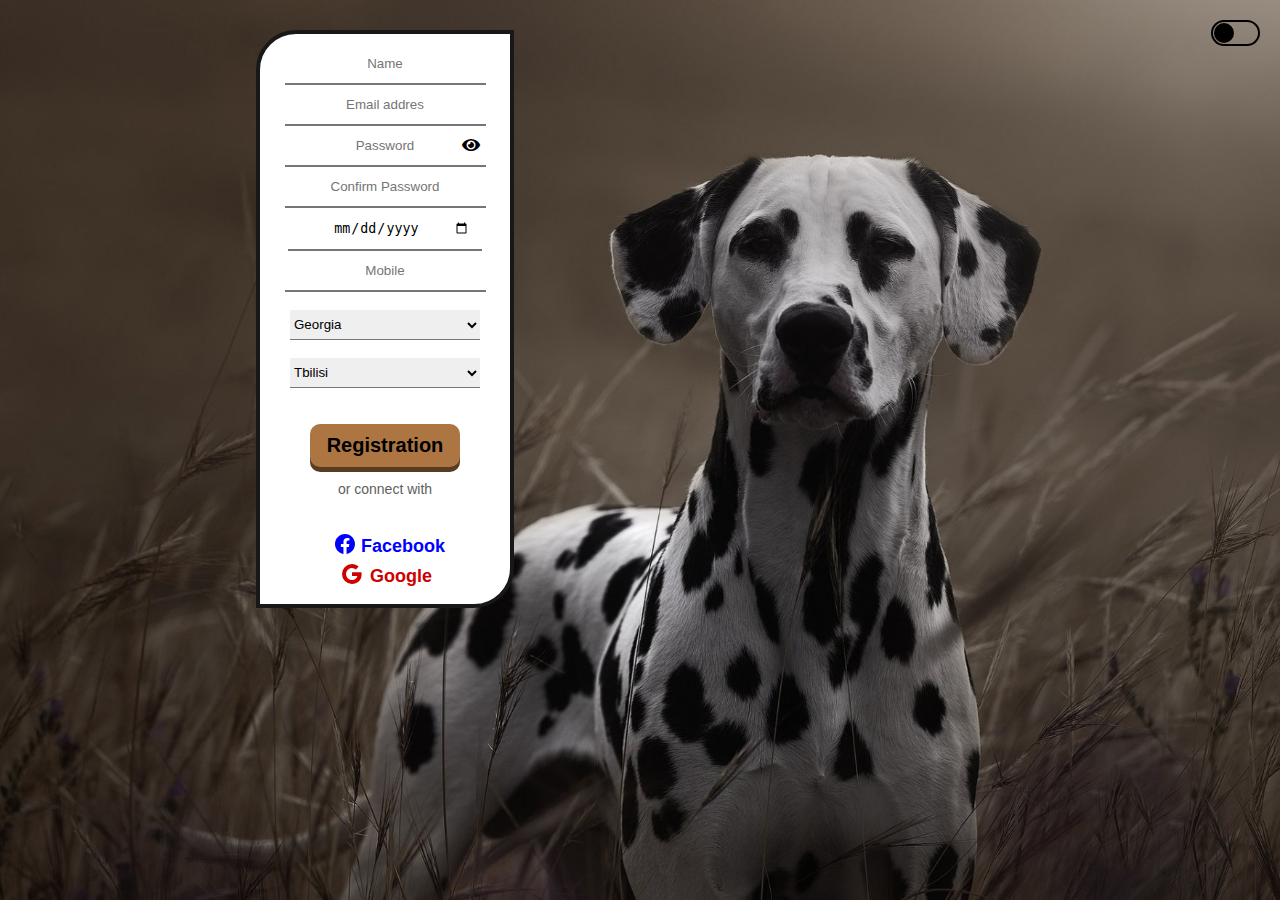
<file: Registration.html>
<!DOCTYPE html>
<html lang="en">
<head>
    <meta charset="UTF-8">
    <meta name="viewport" content="width=device-width, initial-scale=1.0">
    <title>Registration</title>
    <link rel="stylesheet" href="Registration.css">
    <link rel="stylesheet" href="https://cdnjs.cloudflare.com/ajax/libs/font-awesome/5.13.1/css/all.min.css">
</head>
<body>
    <div class="registrationbgdark"></div>
    <div class="registrationbg"></div>
    <div class="registration">
        <form>
        <input type="text" id="name" size="20" placeholder="Name" required><br>
        <input type="text" id="email" size="20" placeholder="Email addres" required><br>
        <input type="password" id="password" size="20" placeholder="Password" required><br>
        <span class="eye">
            <i class="fa fa-eye" aria-hidden="true" onclick="eye();"></i>
        </span>
        <p class="pass_susti">სუსტი!</p>
        <p class="pass_sashualo">საშუალო!</p>
        <p class="pass_dzlieri">ძლიერი!</p>
        <input type="passwordcheck" id="passwordcheck" size="20" placeholder="Confirm Password" required><br>
        <input type="date" id="birthdaytime" name="registrationtime" class="registrationdate" required><br>
        <input type="tel" id="phone" name="phone" placeholder="Mobile" required><br><br>
        <select id="country" name="country" required>
            <option value="georgia">Georgia</option>
            <option value="england">England</option>
            <option value="canada">Canada</option>
            <option value="usa">USA</option>
        </select><br><br>
        <select id="city" name="city" required>
            <option value="tbilisi">Tbilisi</option>
            <option value="london">London</option>
            <option value="0ttawa">Ottawa</option>
            <option value="washington">Washington</option>
        </select><br><br><br>
        <button class="log" onclick="Atsign(), passstrong(), done()">Registration</button><br>
        </form>
        <p class="or">or connect with</p><br><br>
        <div class="soc">
            <div class="fbicon"><svg xmlns="http://www.w3.org/2000/svg" width="20" height="20" color="blue" fill="currentColor" class="bi bi-facebook" viewBox="0 0 16 16">
                <path d="M16 8.049c0-4.446-3.582-8.05-8-8.05C3.58 0-.002 3.603-.002 8.05c0 4.017 2.926 7.347 6.75 7.951v-5.625h-2.03V8.05H6.75V6.275c0-2.017 
                1.195-3.131 3.022-3.131.876 0 1.791.157 1.791.157v1.98h-1.009c-.993 0-1.303.621-1.303 1.258v1.51h2.218l-.354 2.326H9.25V16c3.824-.604 6.75-3.934 6.75-7.951z"/></svg>
                <a href="https://www.facebook.com/" class="fb">Facebook</a></div><br>
                <div class="googleicon"><svg xmlns="http://www.w3.org/2000/svg" width="20" height="20" color="rgb(206, 0, 0)" fill="currentColor" class="bi bi-google" viewBox="0 0 16 16">
                    <path d="M15.545 6.558a9.42 9.42 0 0 1 .139 1.626c0 2.434-.87 4.492-2.384 5.885h.002C11.978 15.292 10.158 16 8 16A8 8 0 1 1 8 0a7.689 7.689 0 0 1 5.352 
                    2.082l-2.284 2.284A4.347 4.347 0 0 0 8 3.166c-2.087 0-3.86 1.408-4.492 3.304a4.792 4.792 0 0 0 0 3.063h.003c.635 1.893 2.405 3.301 4.492 3.301 1.078 0 2.004-.276 
                    2.722-.764h-.003a3.702 3.702 0 0 0 1.599-2.431H8v-3.08h7.545z"/></svg><a href="https://www.google.com" class="g">Google</a></div>
        </div>
    </div>
    <div class="darkdiv"></div>
    <div class="bg-image"></div>
    <label for="dark-mode">
        <button class="drk"></button>
    </label>
    
    <script src="Registration.js"></script>
</body>
</html>
</file>
<file: AboutUs.css>
* {
    box-sizing: border-box;
  }  
  body{
    font-family: sans-serif;
    margin: 0;
  }  
  .header{
    position: relative;
    padding: 1px;
    height: 80px;
    display: flex;
    text-align: center;
    justify-content: center;
    align-items: center;
    background: #eea35d;
    color: white;
  }  
  .logo{
    height: 60px;
    float: left;
  }
  .petscom{
    text-decoration: none;
    color: white;
    font-size: 40px;
  }
  .navbar{
    position: relative;
    display: flex;
    background-color: #704d2c;
    position: sticky;
    top: 0;
  }
  .navbar a {
    color: white;
    padding: 12px 16px;
    text-decoration: none;
    text-align: center;
  }
  .navbar a:hover {
    background-color: #ac7542;
    color: black;
  }
  .search{
    position: absolute;
    right: 10px;
    top: 8px;
    padding: 7px;
    border-radius: 15px;
    width: 250px;
    border: none;
  }
  .search:focus{
    outline: none;
  }
  .searchlogo{
    position: absolute;
    top: 13px;
    right: 25px;
    color: black;
  }
  .row{  
    display: flex;
    flex-wrap: wrap;
  }
  .left{
    flex: 20%;
    background-color: #eccdb0;
    padding: 20px;
    height: 1330px;
  }
  .midd{
    flex: 60%;
    background-color: white;
    padding: 20px;
  }
  .right{
    flex: 20%;
    background-color: #eccdb0;
    padding: 20px;
    height: 1330px;
  }
  .footer {
    padding: 10px;
    text-align: center;
    background: #eea35d;
  }
  /* ---------------dark-mode---------------- */
  label{
    position: absolute;
    width: 45px;
    height: 22px;
    right: 20px;
    top: 20px;
    border: 2px solid;
    border-radius: 20px;
    z-index: 3;
  }
  .drk{
    position: absolute;
    width: 16px;
    height: 16px;
    left: 1px;
    top: 1px;
    border-radius: 50px;
    background-color: black;
    border: 0;
    cursor: pointer;
  }
  .drk:focus{
    outline: 0;
  }
  .active{
    left: 24px;
    background-color: white;
  }
  .darkleft{
    background-color: black;
    color: white;
  }
  .darkmidd{
    background-color: rgb(27, 27, 27);
    color: white;
  }
  .darkheader{
    background-color: #583a1e;
  }
  /* -------------------languages------------------ */
  .languages{
    position: absolute;
    top: 20px;
    right: 80px;
  }
  .translate{
    height: 23px;
    border-radius: 7px;
    border: none;
    cursor: pointer;
    display: inline-block;
    background-color: #583a1e;
    color: white;
  }
  .translate:hover{
    background-color: #a36932;
  }
  .translate:focus{
    outline: 0;
  }
  /* -------------------dropedownmenue-------------------- */
  .dropedownmenue{
    position: relative;
    color: white;
    padding: 12px 20px;
    text-align: center;
    cursor: pointer;
  }
  .dropedownmenue:hover{
    background-color: #ac7542;
    color: black;
  }
  .dropdown-content {
    display: none;
    top: 45px;
    left: 0px;
    position: absolute;
    background-color: #704d2c;
    min-width: 160px;
    box-shadow: 4px 8px 16px 4px rgb(53, 53, 53);
    z-index: 1;
  }
  .dropedownmenue:hover .dropdown-content {
    display: block;
  }
  .dropdown-content a {
    color: white;
    padding: 12px 16px;
    text-decoration: none;
    display: block;
  }
  @media screen and (max-width: 600px) {
      .row, .navbar {   
        flex-direction: column;
      }
      .search{
          position: absolute;
          right: 10px;
          top: 365px;
          padding: 7px;
          border-radius: 15px;
          width: 250px;
          border: none;
      }
      .searchlogo{
          position: absolute;
          top: 371px;
          right: 25px;
          color: black;
      }
  }
</file>
<file: Contact.css>
* {
  box-sizing: border-box;
}  
body{
  font-family: sans-serif;
  margin: 0;
}  
.header{
  position: relative;
  padding: 1px;
  height: 80px;
  display: flex;
  text-align: center;
  justify-content: center;
  align-items: center;
  background: #eea35d;
  color: white;
}  
.logo{
  height: 60px;
  float: left;
}
.petscom{
  text-decoration: none;
  color: white;
  font-size: 40px;
}
.navbar{
  position: relative;
  display: flex;
  background-color: #704d2c;
  position: sticky;
  top: 0;
}
.navbar a {
  color: white;
  padding: 12px 16px;
  text-decoration: none;
  text-align: center;
}
.navbar a:hover {
  background-color: #ac7542;
  color: black;
}
.search{
  position: absolute;
  right: 10px;
  top: 8px;
  padding: 7px;
  border-radius: 15px;
  width: 250px;
  border: none;
}
.search:focus{
  outline: none;
}
.searchlogo{
  position: absolute;
  top: 13px;
  right: 25px;
  color: black;
}
.row{  
  display: flex;
  flex-wrap: wrap;
}
.left{
  flex: 20%;
  background-color: #eccdb0;
  padding: 20px;
  height: 780px;
}
.midd{
  flex: 60%;
  background-color: white;
  padding: 20px;
}
.right{
  flex: 20%;
  background-color: #eccdb0;
  padding: 20px;
  height: 780px;
}
.footer {
  padding: 10px;
  text-align: center;
  background: #eea35d;
}
/* ---------------dark-mode---------------- */
label{
  position: absolute;
  width: 45px;
  height: 22px;
  right: 20px;
  top: 20px;
  border: 2px solid;
  border-radius: 20px;
  z-index: 3;
}
.drk{
  position: absolute;
  width: 16px;
  height: 16px;
  left: 1px;
  top: 1px;
  border-radius: 50px;
  background-color: black;
  border: 0;
  cursor: pointer;
}
.drk:focus{
  outline: 0;
}
.active{
  left: 24px;
  background-color: white;
}
.darkleft{
  background-color: black;
  color: white;
}
.darkmidd{
  background-color: rgb(27, 27, 27);
  color: white;
}
.darkheader{
  background-color: #583a1e;
}
/* -------------------languages------------------ */
.languages{
  position: absolute;
  top: 20px;
  right: 80px;
}
.translate{
  height: 23px;
  border-radius: 7px;
  border: none;
  cursor: pointer;
  display: inline-block;
  background-color: #583a1e;
  color: white;
}
.translate:hover{
  background-color: #a36932;
}
.translate:focus{
  outline: 0;
}
/* -------------------dropedownmenue-------------------- */
.dropedownmenue{
  position: relative;
  color: white;
  padding: 12px 20px;
  text-align: center;
  cursor: pointer;
}
.dropedownmenue:hover{
  background-color: #ac7542;
  color: black;
}
.dropdown-content {
  display: none;
  top: 45px;
  left: 0px;
  position: absolute;
  background-color: #704d2c;
  min-width: 160px;
  box-shadow: 4px 8px 16px 4px rgb(53, 53, 53);
  z-index: 1;
}
.dropedownmenue:hover .dropdown-content {
  display: block;
}
.dropdown-content a {
  color: white;
  padding: 12px 16px;
  text-decoration: none;
  display: block;
}
@media screen and (max-width: 600px) {
    .row, .navbar {   
      flex-direction: column;
    }
    .search{
        position: absolute;
        right: 10px;
        top: 365px;
        padding: 7px;
        border-radius: 15px;
        width: 250px;
        border: none;
    }
    .searchlogo{
        position: absolute;
        top: 371px;
        right: 25px;
        color: black;
    }
}
</file>
<file: Dogs.css>
* {
    box-sizing: border-box;
  }  
  body{
    font-family: sans-serif;
    margin: 0;
  }  
  .header{
    position: relative;
    padding: 1px;
    height: 80px;
    display: flex;
    text-align: center;
    justify-content: center;
    align-items: center;
    background: #eea35d;
    color: white;
  }  
  .logo{
    height: 60px;
    float: left;
  }
  .petscom{
    text-decoration: none;
    color: white;
    font-size: 40px;
  }
  .navbar{
    position: relative;
    display: flex;
    background-color: #704d2c;
    position: sticky;
    top: 0;
  }
  .navbar a {
    color: white;
    padding: 12px 16px;
    text-decoration: none;
    text-align: center;
  }
  .navbar a:hover {
    background-color: #ac7542;
    color: black;
  }
  .search{
    position: absolute;
    right: 10px;
    top: 8px;
    padding: 7px;
    border-radius: 15px;
    width: 250px;
    border: none;
  }
  .search:focus{
    outline: none;
  }
  .searchlogo{
    position: absolute;
    top: 13px;
    right: 25px;
    color: black;
  }
  .row{  
    display: flex;
    flex-wrap: wrap;
  }
  .left{
    flex: 20%;
    background-color: #eccdb0;
    padding: 10px;
    height: 780px;
    font-size: 18px;
  }
  .left a{
      text-decoration: none;
      color: black;
  }
  .right a{
    text-decoration: none;
    color: black;
  }
  .leftmenue{
    padding: 10px;
  }
  .leftmenue:hover{
      background-color: #dbaa7d;
  }
  .midd{
    flex: 60%;
    background-color: white;
    padding: 20px;
  }
  .right{
    flex: 20%;
    background-color: #eccdb0;
    padding: 10px;
    height: 780px;
    font-size: 18px;
  }
  .footer {
    padding: 10px;
    text-align: center;
    background: #eea35d;
  }
  /* ---------------dark-mode---------------- */
  label{
    position: absolute;
    width: 45px;
    height: 22px;
    right: 20px;
    top: 20px;
    border: 2px solid;
    border-radius: 20px;
    z-index: 3;
  }
  .drk{
    position: absolute;
    width: 16px;
    height: 16px;
    left: 1px;
    top: 1px;
    border-radius: 50px;
    background-color: black;
    border: 0;
    cursor: pointer;
  }
  .drk:focus{
    outline: 0;
  }
  .active{
    left: 24px;
    background-color: white;
  }
  .darkleft{
    background-color: #583a1e;
    color: white;
  }
  .darkmidd{
    background-color: rgb(27, 27, 27);
    color: white;
  }
  .darkheader{
    background-color: #583a1e;
  }
  .darkleftmenue{
      color: white;
  }
  /* -------------------dropedownmenue-------------------- */
  .dropedownmenue{
    position: relative;
    color: white;
    padding: 12px 20px;
    text-align: center;
    cursor: pointer;
  }
  .dropedownmenue:hover{
    background-color: #ac7542;
    color: black;
  }
  .dropdown-content {
    display: none;
    top: 45px;
    left: 0px;
    position: absolute;
    background-color: #704d2c;
    min-width: 160px;
    box-shadow: 4px 8px 16px 4px rgb(53, 53, 53);
    z-index: 1;
  }
  .dropedownmenue:hover .dropdown-content {
    display: block;
  }
  .dropdown-content a {
    color: white;
    padding: 12px 16px;
    text-decoration: none;
    display: block;
  }
  /* ---------------------slide1--------------------- */
  .slide1{
      min-width: 50px;
      min-height: 50px;
  }
  .slider{
      border: black 2px solid;
      min-width: 100px;
      min-height: 410px;
      display: flex;
      justify-content: space-around;
      align-items: center;
  }
  .photocontainer{
    border: black 2px solid;
    min-width: 100px;
    min-height: 100px;
    display: flex;
    justify-content: space-around;
  }
  .photo{
      display: none;
      z-index: 2;
      height: 400px;
  }
  .slide1dark{
      border-color: white;
  }
  @media screen and (max-width: 600px) {
      .row, .navbar {   
        flex-direction: column;
      }
      .search{
          position: absolute;
          right: 10px;
          top: 365px;
          padding: 7px;
          border-radius: 15px;
          width: 250px;
          border: none;
      }
      .searchlogo{
          position: absolute;
          top: 371px;
          right: 25px;
          color: black;
      }
  }
</file>
<file: LogIn.css>
/* for mobile */
body, html {
    height: 100%;
    margin: 0;
    font-family: sans-serif;
}
.bg-image {
    background-image: url("photos/mobile.jpg");
    /* filter: blur(0px); */
    height: 100%; 
    background-position: center;
    background-size: cover;
    position: relative;
}
.login{
    position: absolute;
    top: 120px;
    left: 110px;
    height: 360px;
    width: 230px;
    z-index: 2;
    padding: 10px;
    text-align: center;
    border-top-left-radius: 40px;
    border-bottom-right-radius: 40px;
}
.loginbg{
    position: absolute;
    top: 120px;
    left: 110px;
    height: 360px;
    width: 230px;
    z-index: 2;
    padding: 10px;
    text-align: center;
    background-color: white;
    opacity: 30%;
    /* display: none; */
}
.loginbgdark{
    position: absolute;
    top: 120px;
    left: 110px;
    height: 360px;
    width: 230px;
    z-index: 2;
    padding: 10px;
    text-align: center;
    background-color:black;
    opacity: 50%;
    display: none;
}
.loginbgvisible{
    display: block;
}
input{
    text-align: center;
    padding: 12px;
    border-top: hidden;
    border-left: hidden;
    border-right: hidden;
    background-color:white;
}
.log{
    width: 150px;
    font-size: 1.1em;
    padding: 10px;
    border-radius: 10px;
    font-size: 20px;
    font-weight: 600;
    background-color:#ac7542;
    border: 0;
    box-shadow: 0px 5px #583c22;
}
.log:hover{
    background-color: #d19156;
}
.log:focus{
    outline: 0;
}
button{
    cursor: pointer;
}
a{
    cursor: pointer;
    text-decoration: none;
}
input:focus{
    outline: 0;
}
.soc{
    position: absolute;
    height: 50px;
    width: 100px;
    top: 270px;
    left: 75px;
    font-size: 18px;
    font-weight: bold;
    line-height: 25px;
}
.fb{
    color: blue;
}
.g{
    color: rgb(206, 0, 0);
}
.or{
    color: rgb(94, 94, 94);
    font-size: 14px;
}
.register{
    font-size: 0.9em;
    color: rgb(0, 132, 150);
}
.register:hover{
    color: rgb(0, 185, 209);
}
label{
    position: absolute;
    width: 45px;
    height: 22px;
    right: 20px;
    top: 20px;
    border: 2px solid;
    border-radius: 20px;
    z-index: 3;
}
.drk{
    position: absolute;
    width: 20px;
    height: 20px;
    left: 1px;
    top: 1px;
    border-radius: 50px;
    background-color: black;
    border: 0;
}
.drk:focus{
    outline: 0;
}
.darkdiv{
    height: 100%;
    width: 100%;
    background-color: black;
    display: none;
}
.active{
    left: 24px;
    background-color: white;
}
.divdark{
    position: absolute;
    z-index: 1;
    display: block;
    opacity: 20%;
}
.logdark{
    color: white;
}
.pdark{
    color: rgb(190, 190, 190);
}
.eye{
    position: absolute;
    right: 30px;
    transform: translate(0, -50%);
    top: 105px;
    cursor: pointer;
}
.eye1{
    color: black;
}
.eye2{
    color: blue;
}
.fbicon{
    display: flex;
    width: 110px;
    justify-content: space-between;
}
.googleicon{
    position: absolute;
    display: flex;
    width: 90px;
    justify-content: space-between;
    top: 30px;
    left: 7px;
}
@media screen and (min-width: 600px) {
    /* For tablets: */
    body, html {
        height: 100%;
        margin: 0;
        font-family: sans-serif;
    }
    .bg-image {
        background-image: url("photos/tablet.jpg");
        height: 100%; 
        background-position: center;
        background-size: cover;
        position: relative;
    }
    .login{
        position: absolute;
        border: 4px solid rgb(75, 75, 75);
        top: 120px;
        left: 15%;
        height: 360px;
        width: 230px;
        z-index: 2;
        padding: 10px;
        text-align: center;
        border-top-left-radius: 40px;
        border-bottom-right-radius: 40px;
        background-color: white;
    }
    .loginbg{
        position: absolute;
        top: 120px;
        left: 110px;
        height: 360px;
        width: 230px;
        z-index: 2;
        padding: 10px;
        text-align: center;
        background-color: white;
        opacity: 30%;
        display: none;
    }
    .loginbgvisible{
        display: none;
    }
    input{
        text-align: center;
        padding: 12px;
        border-top: hidden;
        border-left: hidden;
        border-right: hidden;
        background-color:white;
    }
    .log{
        width: 150px;
        font-size: 1.1em;
        padding: 10px;
        border-radius: 10px;
        font-size: 20px;
        font-weight: 600;
        background-color:#ac7542;
        border: 0;
        box-shadow: 0px 5px #583c22;
    }
    .log:hover{
        background-color: #d19156;
    }
    .log:focus{
        outline: 0;
    }
    button{
        cursor: pointer;
    }
    a{
        cursor: pointer;
        text-decoration: none;
    }
    input:focus{
        outline: 0;
    }
    .soc{
        position: absolute;
        height: 50px;
        width: 100px;
        top: 270px;
        left: 75px;
        font-size: 18px;
        font-weight: bold;
        line-height: 25px;
    }
    .fb{
        color: blue;
    }
    .g{
        color: rgb(206, 0, 0);
    }
    .or{
        color: rgb(94, 94, 94);
        font-size: 14px;
    }
    .register{
        font-size: 0.9em;
        color: rgb(0, 132, 150);
    }
    .register:hover{
        color: rgb(0, 185, 209);
    }
    label{
        position: absolute;
        width: 45px;
        height: 22px;
        right: 20px;
        top: 20px;
        border: 2px solid;
        border-radius: 20px;
        z-index: 3;
    }
    .drk{
        position: absolute;
        width: 20px;
        height: 20px;
        left: 1px;
        top: 1px;
        border-radius: 50px;
        background-color: black;
        border: 0;
    }
    .drk:focus{
        outline: 0;
    }
    .darkdiv{
        border: solid 1px black;
        height: 100%;
        width: 100%;
        background-color: black;
        display: none;
    }
    .active{
        left: 24px;
        background-color: white;
    }
    .divdark{
        position: absolute;
        z-index: 1;
        display: block;
        opacity: 20%;
    }
    .logindark{
        border-color: white;
        background-color: rgb(48, 48, 48);
    }
    .logdark{
        color: white;
    }
    .pdark{
        color: rgb(190, 190, 190);
    }
    .eye{
        position: absolute;
        right: 30px;
        transform: translate(0, -50%);
        top: 105px;
        cursor: pointer;
    }
    .eye1{
        color: black;
    }
    .eye2{
        color: blue;
    }
    .fbicon{
        display: flex;
        width: 110px;
        justify-content: space-between;
    }
    .googleicon{
        position: absolute;
        display: flex;
        width: 90px;
        justify-content: space-between;
        top: 30px;
        left: 7px;
    }
}
@media screen and (min-width: 900px) {
    /* For desktop: */
    body, html {
        height: 100%;
        margin: 0;
        font-family: sans-serif;
    }
    .bg-image {
        background-image: url("photos/desktop5.jpg");
        height: 100%; 
        background-position: center;
        background-size: cover;
        position: relative;
    }
    .login{
        position: absolute;
        border: 4px solid rgb(75, 75, 75);
        top: 120px;
        left: 20%;
        height: 360px;
        width: 230px;
        z-index: 2;
        padding: 10px;
        text-align: center;
        border-top-left-radius: 40px;
        border-bottom-right-radius: 40px;
        background-color: white;
    }
    .loginbg{
        position: absolute;
        top: 120px;
        left: 110px;
        height: 360px;
        width: 230px;
        z-index: 2;
        padding: 10px;
        text-align: center;
        background-color: white;
        opacity: 30%;
        display: none;
    }
    .loginbgvisible{
        display: none;
    }
    input{
        text-align: center;
        padding: 12px;
        border-top: hidden;
        border-left: hidden;
        border-right: hidden;
        background-color:white;
    }
    .log{
        width: 150px;
        font-size: 1.1em;
        padding: 10px;
        border-radius: 10px;
        font-size: 20px;
        font-weight: 600;
        background-color:#ac7542;
        border: 0;
        box-shadow: 0px 5px #583c22;
    }
    .log:hover{
        background-color: #d19156;
    }
    .log:focus{
        outline: 0;
    }
    button{
        cursor: pointer;
    }
    a{
        cursor: pointer;
        text-decoration: none;
    }
    input:focus{
        outline: 0;
    }
    .soc{
        position: absolute;
        height: 50px;
        width: 90px;
        top: 270px;
        left: 65px;
        font-size: 18px;
        font-weight: bold;
        line-height: 25px;
    }
    .fb{
        color: blue;
    }
    .g{
        color: rgb(206, 0, 0);
    }
    .or{
        color: rgb(94, 94, 94);
        font-size: 14px;
    }
    .register{
        font-size: 0.9em;
        color: rgb(0, 132, 150);
    }
    .register:hover{
        color: rgb(0, 185, 209);
    }
    label{
        position: absolute;
        width: 45px;
        height: 22px;
        right: 20px;
        top: 20px;
        border: 2px solid;
        border-radius: 20px;
        z-index: 3;
    }
    .drk{
        position: absolute;
        width: 20px;
        height: 20px;
        left: 1px;
        top: 1px;
        border-radius: 50px;
        background-color: black;
        border: 0;
    }
    .drk:focus{
        outline: 0;
    }
    .darkdiv{
        border: solid 1px black;
        height: 100%;
        width: 100%;
        background-color: black;
        display: none;
    }
    .active{
        left: 24px;
        background-color: white;
    }
    .divdark{
        position: absolute;
        z-index: 1;
        display: block;
        opacity: 20%;
    }
    .logindark{
        border-color: white;
        background-color: rgb(48, 48, 48);
    }
    .logdark{
        color: white;
    }
    .pdark{
        color: rgb(190, 190, 190);
    }
    .eye{
        position: absolute;
        right: 30px;
        transform: translate(0, -50%);
        top: 105px;
        cursor: pointer;
    }
    .eye1{
        color: black;
    }
    .eye2{
        color: blue;
    }
    .fbicon{
        display: flex;
        width: 110px;
        justify-content: space-between;
    }
    .googleicon{
        position: absolute;
        display: flex;
        width: 90px;
        justify-content: space-between;
        top: 30px;
        left: 7px;
    }
}
</file>
<file: Main.css>
* {
  box-sizing: border-box;
}  
body{
  font-family: sans-serif;
  margin: 0;
}  
.header{
  position: relative;
  padding: 1px;
  height: 80px;
  display: flex;
  text-align: center;
  justify-content: center;
  align-items: center;
  background: #eea35d;
  color: white;
}  
.logo{
  height: 60px;
  float: left;
}
.petscom{
  text-decoration: none;
  color: white;
  font-size: 40px;
}
.navbar{
  position: relative;
  display: flex;
  background-color: #704d2c;
  /* position: sticky; */
  /* top: 0; */
}
.navbar a {
  color: white;
  padding: 12px 16px;
  text-decoration: none;
  text-align: center;
}
.navbar a:hover {
  background-color: #ac7542;
  color: black;
}
.search{
  position: absolute;
  right: 10px;
  top: 8px;
  padding: 7px;
  border-radius: 15px;
  width: 250px;
  border: none;
}
.search:focus{
  outline: none;
}
.searchlogo{
  position: absolute;
  top: 13px;
  right: 25px;
  color: black;
}
.row{  
  display: flex;
  flex-wrap: wrap;
}
.left{
  flex: 20%;
  background-color: #eccdb0;
  padding: 20px;
}
.right{
  flex: 70%;
  background-color: white;
  padding: 20px;
}
.footer {
  padding: 10px;
  text-align: center;
  background: #eea35d;
}
/* -----------------slide1----------------- */
.slide1{
  min-height: 410px;
  /* background-color: blueviolet; */
  display: flex;
  flex-direction: column;
  align-items: center;
  justify-content: center;
}
.slider1{
  border: black 5px solid;
  min-height: 300px;
  width: 910px;
  display: flex;
  flex-direction: wrap;
  justify-content: center;
  align-items: center;
  background-color: white;
  display: none;
}
.darkslider1{
  border-color: white;
  color: white;
  background-color: black;
}
.buttons{
  height: 70px;
  width: 170px;
  display: flex;
  align-items: center;
  justify-content: space-around;
  background-color: #eebe91;
}
.slide1button{
  padding: 10px;
  border: none;
  display: inline-block;
  background-color: #ac7542;
  cursor: pointer;
}
.slide1button:hover{
  background-color: #d19156;
}
.slide1button:focus{
  outline: 0;
}
.slidephotos{
  height: 320px;
  min-width: 380px;
  display: flex;
  justify-content: space-around;
}
.slidetext{
  height: 320px;
  width: 420px;
}
/* ---------------dark-mode---------------- */
label{
  position: absolute;
  width: 45px;
  height: 22px;
  right: 20px;
  top: 20px;
  border: 2px solid;
  border-radius: 20px;
  z-index: 3;
}
.drk{
  position: absolute;
  width: 16px;
  height: 16px;
  left: 1px;
  top: 1px;
  border-radius: 50px;
  background-color: black;
  border: 0;
  cursor: pointer;
}
.drk:focus{
  outline: 0;
}
.active{
  left: 24px;
  background-color: white;
}
.darkleft{
  background-color: black;
  color: white;
}
.darkright{
  background-color: rgb(20, 20, 20);
  color: white;
}
.darkheader{
  background-color: #583a1e;
}
/* -------------------languages------------------ */
.languages{
  position: absolute;
  top: 20px;
  right: 80px;
}
.translate{
  height: 23px;
  border-radius: 7px;
  border: none;
  cursor: pointer;
  display: inline-block;
  background-color: #583a1e;
  color: white;
}
.translate:hover{
  background-color: #a36932;
}
.translate:focus{
  outline: 0;
}
/* -------------------dropedownmenue-------------------- */
.dropedownmenue{
  position: relative;
  color: white;
  padding: 12px 20px;
  text-align: center;
  cursor: pointer;
}
.dropedownmenue:hover{
  background-color: #ac7542;
  color: black;
}
.dropdown-content {
  display: none;
  top: 45px;
  left: 0px;
  position: absolute;
  background-color: #704d2c;
  min-width: 160px;
  box-shadow: 4px 8px 16px 4px rgb(53, 53, 53);
  z-index: 1;
}
.dropedownmenue:hover .dropdown-content {
  display: block;
}
.dropdown-content a {
  color: white;
  padding: 12px 16px;
  text-decoration: none;
  display: block;
}
/* --------------cards---------------- */
.card-group{
  display: flex;
  flex-direction: row;
}
.card-img-top{
  height: 235px;
}
.card{
  border: 1px solid gray;
}
.card-body{
  padding: 15px;
}
@media screen and (max-width: 600px) {
    .row, .navbar {   
      flex-direction: column;
    }
    .slide1{
      height: 720px;
      display: flex;
      align-items: center;
      justify-content: center;
    }
    .slider1{
      position: relative;
      border: black 5px solid;
      height: 690px;
      width: 430px;
      display: flex;
      background-color: white;
    }
    .slidephotos{
      position: absolute;
      top: 10px;
      left: 24px;
      min-height: 320px;
      width: 380px;
      display: flex;
      flex-direction: column;
      justify-content: center;
      align-items: center;
      justify-content: space-between;
    }
    .slidetext{
      height: 320px;
      width: 400px;
    }
    .search{
      position: absolute;
      right: 10px;
      top: 365px;
      padding: 7px;
      border-radius: 15px;
      width: 250px;
      border: none;
  }
  .searchlogo{
      position: absolute;
      top: 371px;
      right: 25px;
      color: black;
  }
  .card-group{
    display: flex;
    flex-direction: column;
  }
}
</file>
<file: Profile.css>
* {
    box-sizing: border-box;
  }  
  body{
    font-family: sans-serif;
    margin: 0;
  }  
  .header{
    position: relative;
    padding: 1px;
    height: 80px;
    display: flex;
    text-align: center;
    justify-content: center;
    align-items: center;
    background: #eea35d;
    color: white;
  }  
  .logo{
    height: 60px;
    float: left;
  }
  .petscom{
    text-decoration: none;
    color: white;
    font-size: 40px;
  }
  .navbar{
    position: relative;
    display: flex;
    background-color: #704d2c;
    position: sticky;
    top: 0;
  }
  .navbar a {
    color: white;
    padding: 12px 16px;
    text-decoration: none;
    text-align: center;
  }
  .navbar a:hover {
    background-color: #ac7542;
    color: black;
  }
  .search{
    position: absolute;
    right: 10px;
    top: 8px;
    padding: 7px;
    border-radius: 15px;
    width: 250px;
    border: none;
  }
  .search:focus{
    outline: none;
  }
  .searchlogo{
    position: absolute;
    top: 13px;
    right: 25px;
    color: black;
  }
  .row{  
    display: flex;
    flex-wrap: wrap;
  }
  .left{
    flex: 25%;
    background-color: #eccdb0;
    padding: 20px;
    height: 880px;
  }
  .midd{
    flex: 75%;
    background-color: white;
    padding: 20px;
  }
  .footer {
    padding: 10px;
    text-align: center;
    background: #eea35d;
  }
  .phone{
      display: flex;
      align-items: center;
      width: 140px;
      justify-content: space-between;
  }
  .fb{
    display: flex;
    align-items: center;
    width: 180px;
    justify-content: space-between;
  }
  /* -----------specifikaciebi----------- */
  .specifikacia{
      border: solid 1px black;
      border-top: none;
      border-left: none;
      border-right: none;
      display: flex;
      justify-content: space-between;
      padding: 10px;
      font-weight: bold;
      font-size: 16px;
      cursor: pointer;
  }
  .darkspecifikacia{
      border: 1px solid white;
  }
/* ----------------slider---------------- */
.container{
    position: relative;
    margin: auto;
    border: black 2px solid;
    height: 500px;
    width: 960px;
    display: flex;
    justify-content: space-between;
}
.darkcontainer{
    border: 2px solid white;
}
.topcontainer{
    height: 102px;
    width: 400px;
    position: absolute;
    display: flex;
    justify-content: space-around;
    top: 410px;
}
.photodiv{
    height: 87px;
    width: 130px;
}
.slider{
    position: absolute;
    height: 400px;
    width: 400px;
    display: flex;
    align-items: center;
}
.photo{
    display: none;
    height: 400px;
}
.demo{
    border: 4px solid gray;
}
.demo2{
    border: 4px solid rgb(15, 216, 15);
}
.agwera{
    height: 500px;
    width: 500px;
}
/* ---------------dark-mode---------------- */
  label{
    position: absolute;
    width: 45px;
    height: 22px;
    right: 20px;
    top: 20px;
    border: 2px solid;
    border-radius: 20px;
    z-index: 3;
  }
  .drk{
    position: absolute;
    width: 16px;
    height: 16px;
    left: 1px;
    top: 1px;
    border-radius: 50px;
    background-color: black;
    border: 0;
    cursor: pointer;
  }
  .drk:focus{
    outline: 0;
  }
  .active{
    left: 24px;
    background-color: white;
  }
  .darkleft{
    background-color: black;
    color: white;
  }
  .darkmidd{
    background-color: rgb(27, 27, 27);
    color: white;
  }
  .darkheader{
    background-color: #583a1e;
  }
  /* -------------------languages------------------ */
  .languages{
    position: absolute;
    top: 20px;
    right: 80px;
  }
  .translate{
    height: 23px;
    border-radius: 7px;
    border: none;
    cursor: pointer;
    display: inline-block;
    background-color: #583a1e;
    color: white;
  }
  .translate:hover{
    background-color: #a36932;
  }
  .translate:focus{
    outline: 0;
  }
  /* -------------------dropedownmenue-------------------- */
  .dropedownmenue{
    position: relative;
    color: white;
    padding: 12px 20px;
    text-align: center;
    cursor: pointer;
  }
  .dropedownmenue:hover{
    background-color: #ac7542;
    color: black;
  }
  .dropdown-content {
    display: none;
    top: 45px;
    left: 0px;
    position: absolute;
    background-color: #704d2c;
    min-width: 160px;
    box-shadow: 4px 8px 16px 4px rgb(53, 53, 53);
    z-index: 1;
  }
  .dropedownmenue:hover .dropdown-content {
    display: block;
  }
  .dropdown-content a {
    color: white;
    padding: 12px 16px;
    text-decoration: none;
    display: block;
  }
  @media screen and (max-width: 600px) {
      .row, .navbar {   
        flex-direction: column;
      }
      .search{
          position: absolute;
          right: 10px;
          top: 365px;
          padding: 7px;
          border-radius: 15px;
          width: 250px;
          border: none;
      }
      .searchlogo{
          position: absolute;
          top: 371px;
          right: 25px;
          color: black;
      }
      .container{
        position: relative;
        margin: auto;
        border: black 2px solid;
        height: 1130px;
        width: 450px;
       }
      .agwera{
        position: absolute;
        bottom: 20px;
        height: 630px;
        width: 400px;
        left: 25px;
       }
       .slider{
           position: absolute;
           left: 25px;
       }
       .topcontainer{
            position: absolute;
            left: 25px;
       }
  }
</file>
<file: Registration.css>
/* for mobile */
body, html {
    height: 100%;
    margin: 0;
    font-family: sans-serif;
}
.bg-image {
    background-image: url("photos/mobile.jpg");
    height: 100%; 
    background-position: center;
    background-size: cover;
    position: relative;
}
.registration{
    position: absolute;
    top: 30px;
    left: 110px;
    height: 550px;
    width: 230px;
    z-index: 2;
    padding: 10px;
    text-align: center;
}
.registrationbg{
    position: absolute;
    top: 30px;
    left: 110px;
    height: 550px;
    width: 230px;
    z-index: 2;
    padding: 10px;
    text-align: center;
    background-color: white;
    opacity: 30%;
    /* display: none; */
}
.registrationbgdark{
    position: absolute;
    top: 30px;
    left: 110px;
    height: 550px;
    width: 230px;
    z-index: 2;
    padding: 10px;
    text-align: center;
    background-color: black;
    opacity: 50%;
    display: none;
}
.registrationbgdarkvisible{
    display: block;
}
input{
    text-align: center;
    padding: 12px;
    border-top: hidden;
    border-left: hidden;
    border-right: hidden;
    background-color:white;
}
.log{
    width: 150px;
    font-size: 1.1em;
    padding: 10px;
    border-radius: 10px;
    font-size: 20px;
    font-weight: 600;
    background-color:#ac7542;
    border: 0;
    box-shadow: 0px 5px #583c22;
}
.log:hover{
    background-color: #d19156;
}
.log:focus{
    outline: 0;
}
button{
    cursor: pointer;
}
a{
    cursor: pointer;
    text-decoration: none;
}
input:focus{
    outline: 0;
}
.soc{
    position: absolute;
    height: 50px;
    width: 100px;
    bottom: 20px;
    left: 75px;
    font-size: 18px;
    font-weight: bold;
    line-height: 25px;
}
.fb{
    color: blue;
}
.g{
    color: rgb(206, 0, 0);
}
.or{
    color: rgb(94, 94, 94);
    font-size: 14px;
}
.register{
    font-size: 0.9em;
    color: rgb(0, 132, 150);
}
.register:hover{
    color: rgb(0, 185, 209);
}
label{
    position: absolute;
    width: 45px;
    height: 22px;
    right: 20px;
    top: 20px;
    border: 2px solid;
    border-radius: 20px;
    z-index: 3;
}
.drk{
    position: absolute;
    width: 20px;
    height: 20px;
    left: 1px;
    top: 1px;
    border-radius: 50px;
    background-color: black;
    border: 0;
}
.drk:focus{
    outline: 0;
}
.darkdiv{
    border: solid 1px black;
    height: 100%;
    width: 100%;
    background-color: black;
    display: none;
}
.active{
    left: 24px;
    background-color: white;
}
.divdark{
    position: absolute;
    z-index: 1;
    display: block;
    opacity: 20%;
}
.logdark{
    color: white;
}
.pdark{
    color: rgb(190, 190, 190);
}
select{
    width: 190px;
    height: 30px;
    border-top: none;
    border-left: none;
    border-right: none;
}
select:focus{
    outline: 0;   
}
.registrationdate{
    width: 170px;
}
.eye{
    position: absolute;
    right: 30px;
    transform: translate(0, -50%);
    top: 112px;
    cursor: pointer;
}
.eye1{
    color: black;
}
.eye2{
    color: blue;
}
.pass_susti{
    color: red;
    font-size: 14px;
    display: none;
}
.pass_sashualo{
    color: red;
    font-size: 14px;
    display: none;
}
.pass_dzlieri{
    color: red;
    font-size: 14px;
    display: none;
}
.block{
    display: block;
}
.none{
    display: none;
}
.fbicon{
    display: flex;
    width: 110px;
    justify-content: space-between;
}
.googleicon{
    position: absolute;
    display: flex;
    width: 90px;
    justify-content: space-between;
    top: 30px;
    left: 7px;
}
@media screen and (min-width: 600px) {
    body, html {
        height: 100%;
        margin: 0;
        font-family: sans-serif;
    }
    .bg-image {
        background-image: url("photos/tablet.jpg");
        /* filter: blur(1px); */
        height: 100%; 
        background-position: center;
        background-size: cover;
        position: relative;
    }
    .registration{
        position: absolute;
        border: 4px solid rgb(24, 24, 24);
        top: 30px;
        left: 15%;
        height: 550px;
        width: 230px;
        z-index: 2;
        padding: 10px;
        text-align: center;
        border-top-left-radius: 40px;
        border-bottom-right-radius: 40px;
        background-color: white;
    }
    .registrationbg{
        position: absolute;
        top: 30px;
        left: 110px;
        height: 550px;
        width: 230px;
        z-index: 2;
        padding: 10px;
        text-align: center;
        background-color: white;
        opacity: 30%;
        display: none;
    }
    .registrationbgdark{
        position: absolute;
        top: 30px;
        left: 110px;
        height: 550px;
        width: 230px;
        z-index: 2;
        padding: 10px;
        text-align: center;
        background-color: black;
        opacity: 50%;
        display: none;
    }
    input{
        text-align: center;
        padding: 12px;
        border-top: hidden;
        border-left: hidden;
        border-right: hidden;
        background-color:white;
    }
    .log{
        width: 150px;
        font-size: 1.1em;
        padding: 10px;
        border-radius: 10px;
        font-size: 20px;
        font-weight: 600;
        background-color:#ac7542;
        border: 0;
        box-shadow: 0px 5px #583c22;
    }
    .log:hover{
        background-color: #d19156;
    }
    .log:focus{
        outline: 0;
    }
    button{
        cursor: pointer;
    }
    a{
        cursor: pointer;
        text-decoration: none;
    }
    input:focus{
        outline: 0;
    }
    .soc{
        position: absolute;
        height: 50px;
        width: 100px;
        bottom: 20px;
        left: 75px;
        font-size: 18px;
        font-weight: bold;
        line-height: 25px;
    }
    .fb{
        color: blue;
    }
    .g{
        color: rgb(206, 0, 0);
    }
    .or{
        color: rgb(94, 94, 94);
        font-size: 14px;
    }
    .register{
        font-size: 0.9em;
        color: rgb(0, 132, 150);
    }
    .register:hover{
        color: rgb(0, 185, 209);
    }
    label{
        position: absolute;
        width: 45px;
        height: 22px;
        right: 20px;
        top: 20px;
        border: 2px solid;
        border-radius: 20px;
        z-index: 3;
    }
    .drk{
        position: absolute;
        width: 20px;
        height: 20px;
        left: 1px;
        top: 1px;
        border-radius: 50px;
        background-color: black;
        border: 0;
    }
    .drk:focus{
        outline: 0;
    }
    .darkdiv{
        border: solid 1px black;
        height: 100%;
        width: 100%;
        background-color: black;
        display: none;
    }
    .active{
        left: 24px;
        background-color: white;
    }
    .divdark{
        position: absolute;
        z-index: 1;
        display: block;
        opacity: 20%;
    }
    .logindark{
        border-color: white;
        background-color: rgb(48, 48, 48);
    }
    .logdark{
        color: white;
    }
    .pdark{
        color: rgb(190, 190, 190);
    }
    select{
        width: 190px;
        height: 30px;
        border-top: none;
        border-left: none;
        border-right: none;
    }
    select:focus{
        outline: 0;   
    }
    .registrationdate{
        width: 170px;
    }
    .eye{
        position: absolute;
        right: 30px;
        transform: translate(0, -50%);
        top: 112px;
        cursor: pointer;
    }
    .eye1{
        color: black;
    }
    .eye2{
        color: blue;
    }
    .pass_susti{
        color: red;
        font-size: 14px;
        display: none;
    }
    .pass_sashualo{
        color: red;
        font-size: 14px;
        display: none;
    }
    .pass_dzlieri{
        color: red;
        font-size: 14px;
        display: none;
    }
    .block{
        display: block;
    }
    .none{
        display: none;
    }
    .fbicon{
        display: flex;
        width: 110px;
        justify-content: space-between;
    }
    .googleicon{
        position: absolute;
        display: flex;
        width: 90px;
        justify-content: space-between;
        top: 30px;
        left: 7px;
    }
}
@media screen and (min-width: 900px) {
    /* for desktop */
    body, html {
        height: 100%;
        margin: 0;
        font-family: sans-serif;
    }
    .bg-image {
        background-image: url("photos/desktop2.jpg");
        height: 100%; 
        background-position: center;
        background-size: cover;
        position: relative;
    }
    .registration{
        position: absolute;
        border: 4px solid rgb(24, 24, 24);
        top: 30px;
        left: 20%;
        height: 550px;
        width: 230px;
        z-index: 2;
        padding: 10px;
        text-align: center;
        border-top-left-radius: 40px;
        border-bottom-right-radius: 40px;
        background-color: white;
    }
    .registrationbgdark{
        position: absolute;
        top: 30px;
        left: 110px;
        height: 550px;
        width: 230px;
        z-index: 2;
        padding: 10px;
        text-align: center;
        background-color: black;
        opacity: 50%;
        display: none;
    }
    input{
        text-align: center;
        padding: 12px;
        border-top: hidden;
        border-left: hidden;
        border-right: hidden;
        background-color:white;
    }
    .log{
        width: 150px;
        font-size: 1.1em;
        padding: 10px;
        border-radius: 10px;
        font-size: 20px;
        font-weight: 600;
        background-color:#ac7542;
        border: 0;
        box-shadow: 0px 5px #583c22;
    }
    .log:hover{
        background-color: #d19156;
    }
    .log:focus{
        outline: 0;
    }
    button{
        cursor: pointer;
    }
    a{
        cursor: pointer;
        text-decoration: none;
    }
    input:focus{
        outline: 0;
    }
    .soc{
        position: absolute;
        height: 50px;
        width: 100px;
        bottom: 20px;
        left: 75px;
        font-size: 18px;
        font-weight: bold;
        line-height: 25px;
    }
    .fb{
        color: blue;
    }
    .g{
        color: rgb(206, 0, 0);
    }
    .or{
        color: rgb(94, 94, 94);
        font-size: 14px;
    }
    .register{
        font-size: 0.9em;
        color: rgb(0, 132, 150);
    }
    .register:hover{
        color: rgb(0, 185, 209);
    }
    label{
        position: absolute;
        width: 45px;
        height: 22px;
        right: 20px;
        top: 20px;
        border: 2px solid;
        border-radius: 20px;
        z-index: 3;
    }
    .drk{
        position: absolute;
        width: 20px;
        height: 20px;
        left: 1px;
        top: 1px;
        border-radius: 50px;
        background-color: black;
        border: 0;
    }
    .drk:focus{
        outline: 0;
    }
    .darkdiv{
        border: solid 1px black;
        height: 100%;
        width: 100%;
        background-color: black;
        display: none;
    }
    .active{
        left: 24px;
        background-color: white;
    }
    .divdark{
        position: absolute;
        z-index: 1;
        display: block;
        opacity: 20%;
    }
    .logindark{
        border-color: white;
        background-color: rgb(48, 48, 48);
    }
    .logdark{
        color: white;
    }
    .pdark{
        color: rgb(190, 190, 190);
    }
    select{
        width: 190px;
        height: 30px;
        border-top: none;
        border-left: none;
        border-right: none;
    }
    select:focus{
        outline: 0;   
    }
    .registrationdate{
        width: 170px;
    }
    .eye{
        position: absolute;
        right: 30px;
        transform: translate(0, -50%);
        top: 112px;
        cursor: pointer;
    }
    .eye1{
        color: black;
    }
    .eye2{
        color: blue;
    }
    .pass_susti{
        color: red;
        font-size: 14px;
        display: none;
    }
    .pass_sashualo{
        color: red;
        font-size: 14px;
        display: none;
    }
    .pass_dzlieri{
        color: red;
        font-size: 14px;
        display: none;
    }
    .block{
        display: block;
    }
    .none{
        display: none;
    }
    .fbicon{
        display: flex;
        width: 110px;
        justify-content: space-between;
    }
    .googleicon{
        position: absolute;
        display: flex;
        width: 90px;
        justify-content: space-between;
        top: 30px;
        left: 7px;
    }
}
</file>
